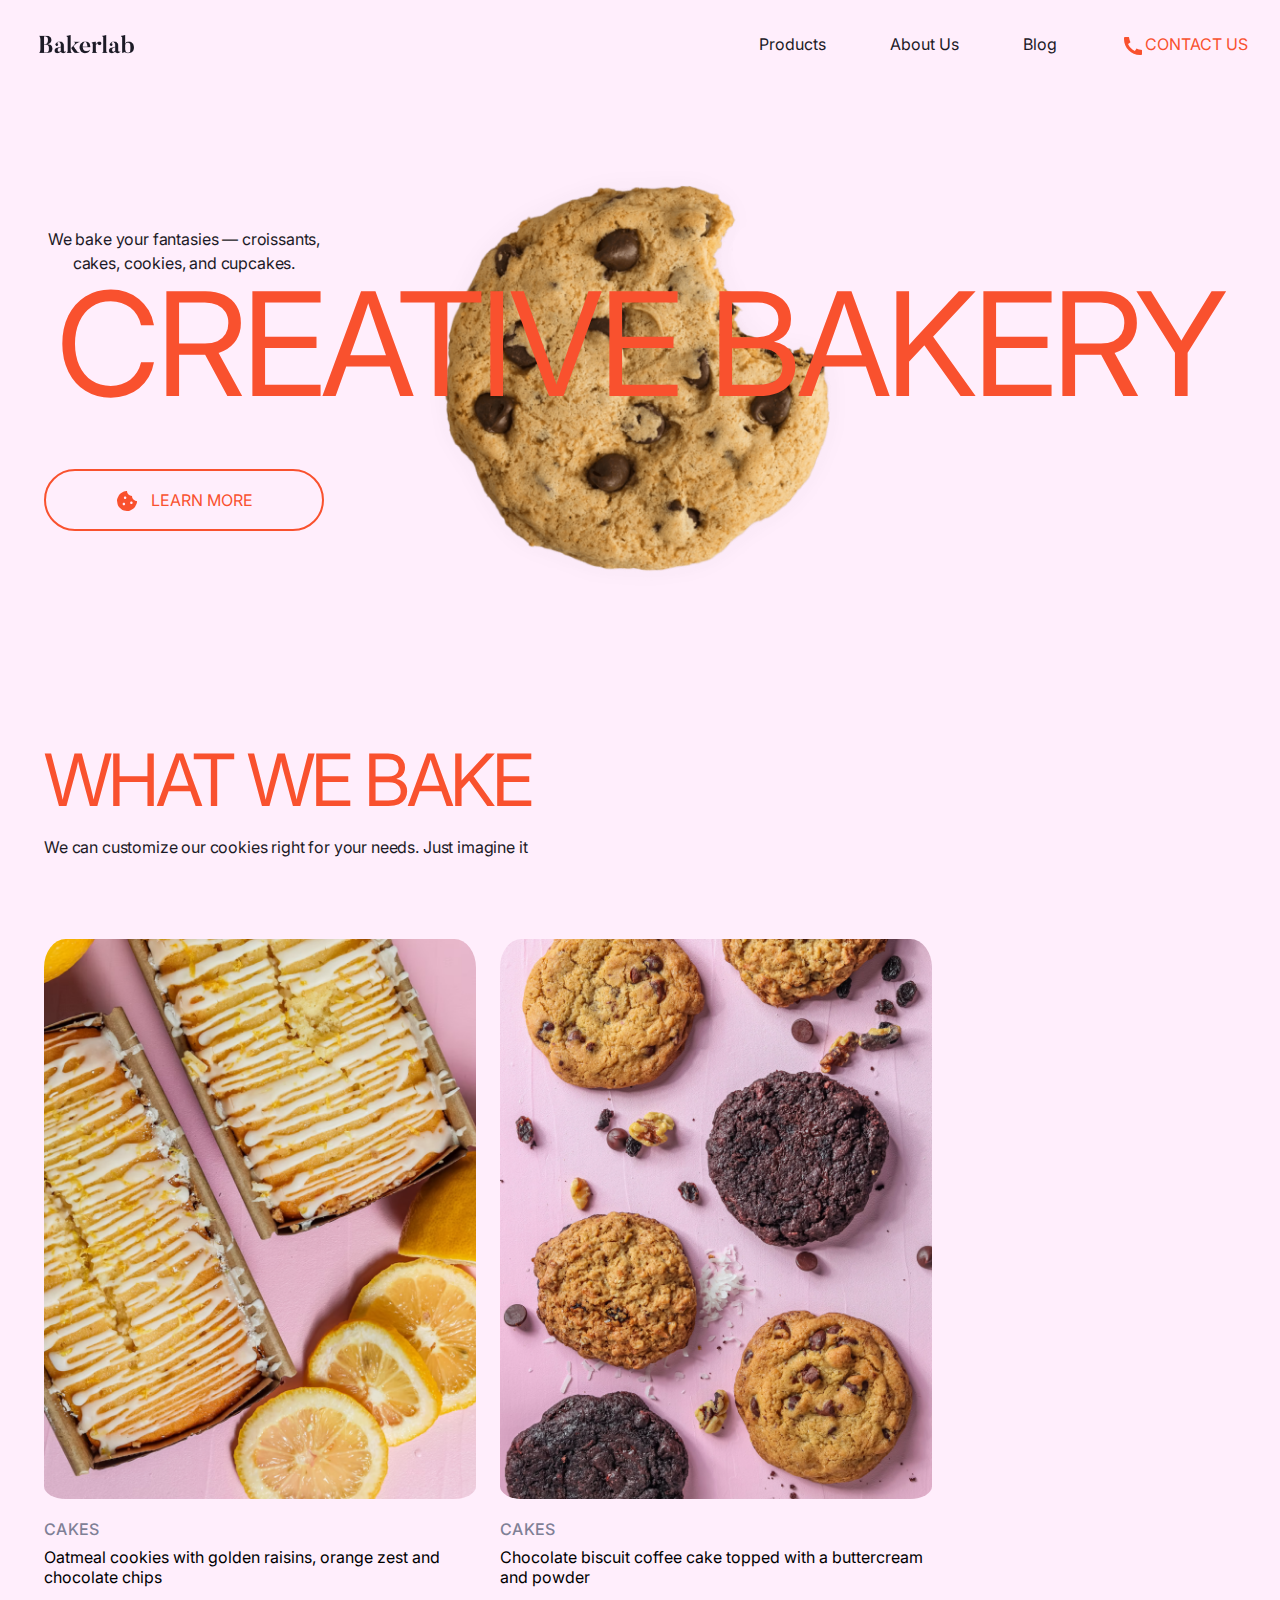
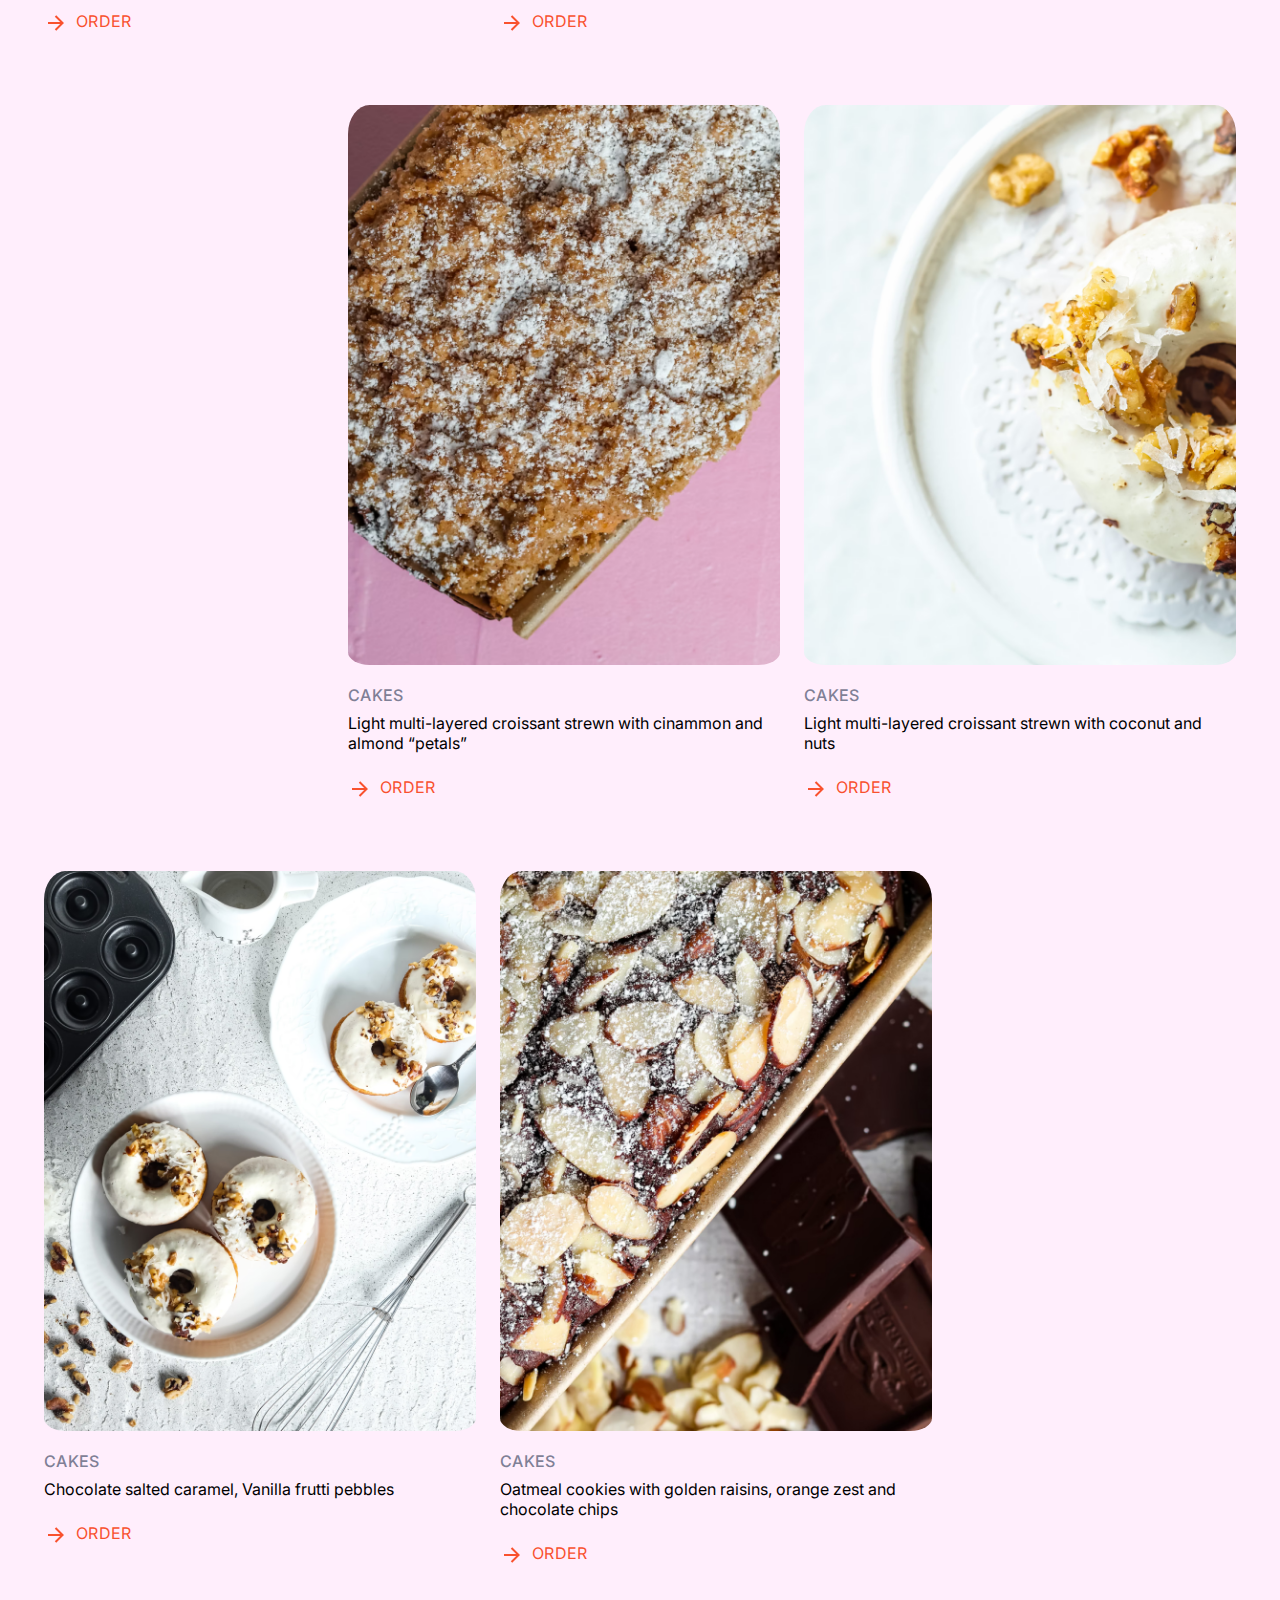
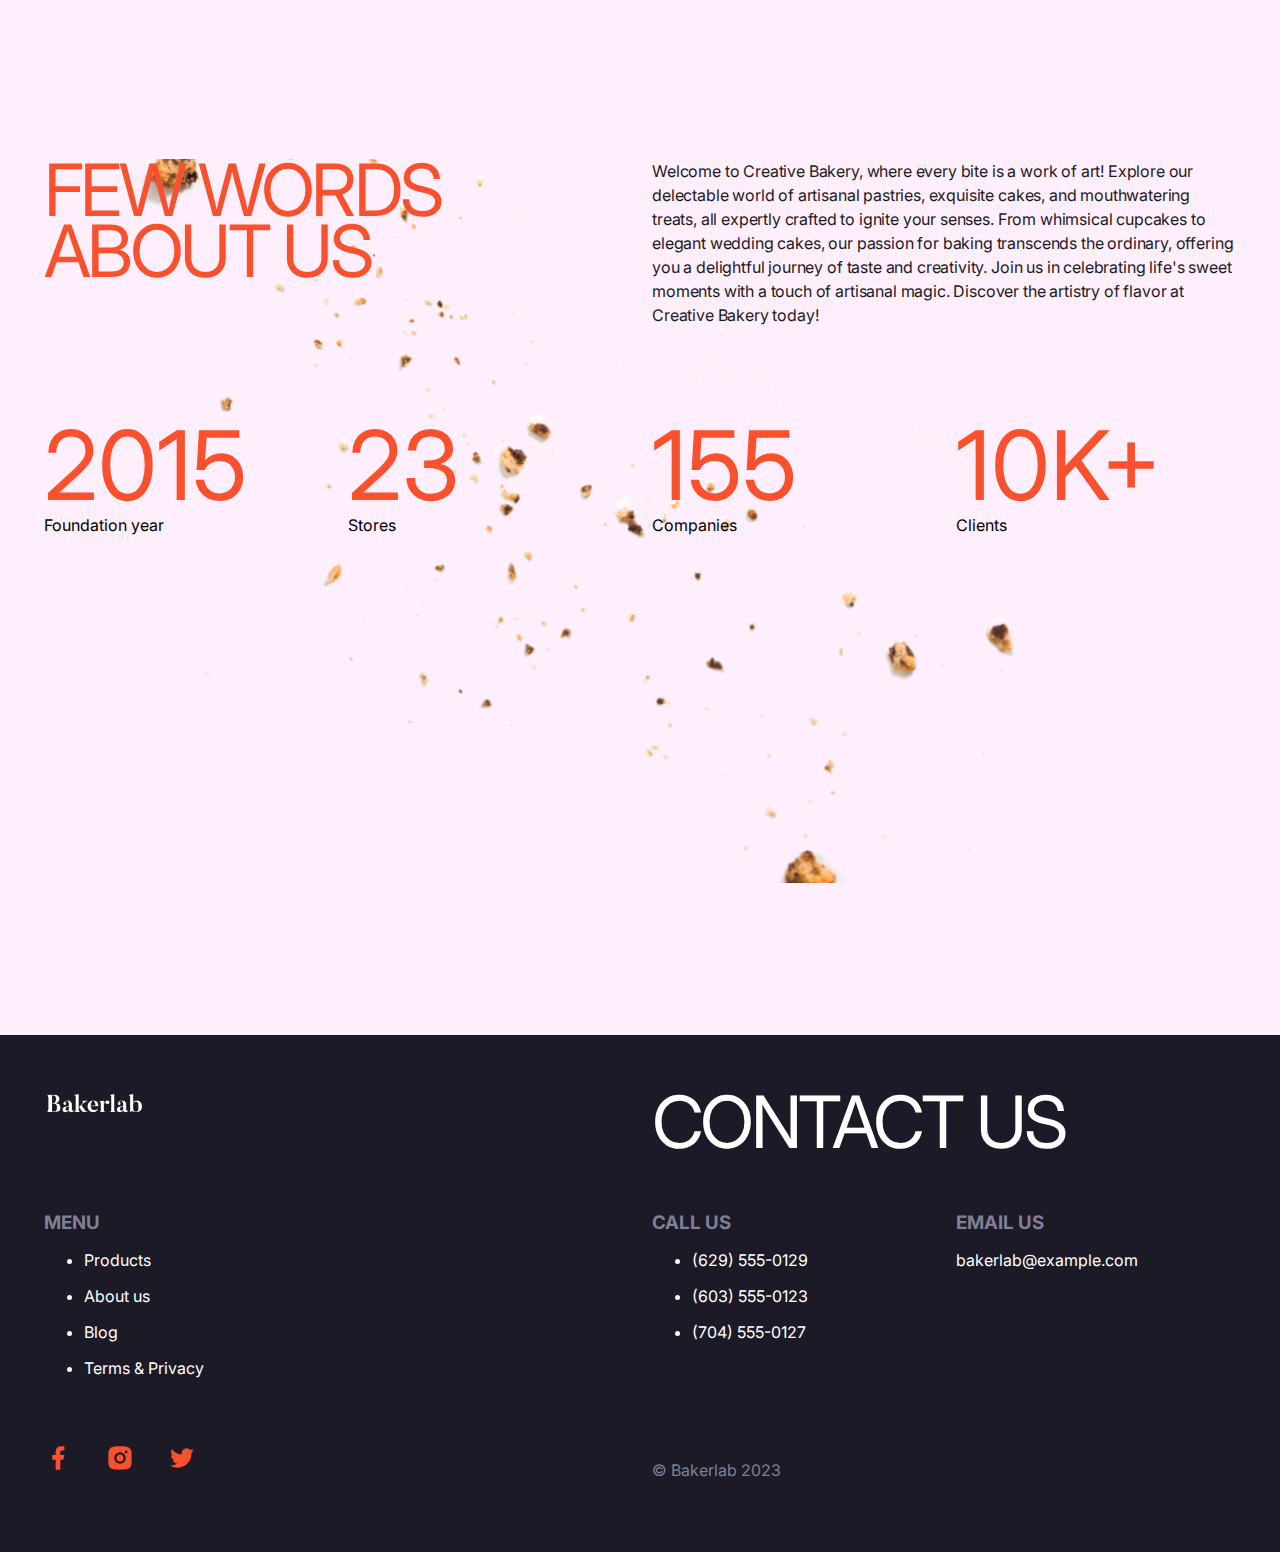
<file: index.html>
<!DOCTYPE html><html lang="en"><head><meta charset="UTF-8"><meta name="viewport" content="width=device-width, initial-scale=1.0"><title>Creative Bakery</title><link rel="shortcut icon" href="Icon-cookie.f8421089.svg" type="image/x-icon"><link rel="stylesheet" href="main.ee492fa8.css"></head><body class="page"> <header class="header" id="home"> <div class="top-bar"> <a href="#home" class="top-bar__logo-link"> <img src="Bakerlab.78f2a2e8.png" alt="Bakerlab" class="top-bar__logo"> </a> <nav class="nav"> <ul class="nav__list nav__list--top-bar__list"> <li class="nav__item"> <a href="#products" class="nav__link">Products</a> </li> <li class="nav__item"> <a href="#about-us" class="nav__link">About Us</a> </li> <li class="nav__item"> <a href="#products" class="nav__link">Blog</a> </li> <li class="nav__item"> <a href="#contacts" class="nav__link nav__link--phone-us">Contact Us</a> </li> </ul> <a href="#menu" class="icon icon--menu"></a> </nav> </div> <div class="header__content"> <p class="header__description body-font"> We bake your fantasies — croissants, cakes, cookies, and cupcakes. </p> <h1 class="headings-h1 header__headings">Creative bakery</h1> <img src="Cookie.4980ca76.png" alt="cookie" class="header__cookie-photo"> <div class="add-info header__add-info"> <a href="#about-us" class="add-info__link"> Learn more </a> </div> </div> </header> <aside class="menu page__menu" id="menu"> <div class="top-bar"> <a href="#" class="top-bar__logo-link"> <img src="Bakerlab.78f2a2e8.png" alt="Bakerlab" class="top-bar__logo"> </a> <a href="#" class="icon icon--close"></a> </div> <div class="menu__bottom"> <nav class="nav"> <ul class="nav__list nav__list--menu__list"> <li class="nav__item"> <a href="#products" class="nav__link">Products</a> </li> <li class="nav__item"> <a href="#about-us" class="nav__link">About Us</a> </li> <li class="nav__item"> <a href="#products" class="nav__link">Blog</a> </li> <li class="nav__item"> <a href="#contacts" class="nav__link nav__link--phone-us">Contact Us</a> </li> </ul> </nav> </div> </aside> <main class="page__main main"> <div class="container"> <section class="what-we-bake" id="products"> <h2 class="headings-h2">What we bake</h2> <p class="body-font what-we-bake__description">We can customize our cookies right for your needs. Just imagine it</p> <div class="what-we-bake__product-card"> <div class="product-card what-we-bake__products-width what-we-bake__products-width--left"> <a href="#" class="product-card__link"> <img src="photo-product-01.e96d8f8c.png" alt="Cakes" class="product-card__photo"> </a> <p class="product-card__title">Cakes</p> <p class="product-card__description"> Oatmeal cookies with golden raisins, orange zest and chocolate chips </p> <a href="#contacts" class="product-card__order">Order</a> </div> <div class="product-card what-we-bake__products-width what-we-bake__products-width--left"> <a href="#" class="product-card__link"> <img src="photo-product-02.aaed74f0.png" alt="Cakes" class="product-card__photo"> </a> <p class="product-card__title">Cakes</p> <p class="product-card__description"> Chocolate biscuit coffee cake topped with a buttercream and powder </p> <a href="#contacts" class="product-card__order">Order</a> </div> <div class="product-card what-we-bake__products-width what-we-bake__products-width--right"> <a href="#" class="product-card__link"> <img src="photo-product-03.28fe9164.png" alt="Cakes" class="product-card__photo"> </a> <p class="product-card__title">Cakes</p> <p class="product-card__description"> Light multi-layered croissant strewn with cinammon and almond “petals” </p> <a href="#" class="product-card__order">Order</a> </div> <div class="product-card what-we-bake__products-width what-we-bake__products-width--right"> <a href="#" class="product-card__link"> <img src="photo-product-04.c322f966.png" alt="Cakes" class="product-card__photo"> </a> <p class="product-card__title">Cakes</p> <p class="product-card__description"> Light multi-layered croissant strewn with coconut and nuts </p> <a href="#contacts" class="product-card__order">Order</a> </div> <div class="product-card what-we-bake__products-width what-we-bake__products-width--left"> <a href="#" class="product-card__link"> <img src="photo-product-05.4f828f5c.png" alt="Cakes" class="product-card__photo"> </a> <p class="product-card__title">Cakes</p> <p class="product-card__description"> Chocolate salted caramel, Vanilla frutti pebbles </p> <a href="#contacts" class="product-card__order">Order</a> </div> <div class="product-card what-we-bake__products-width what-we-bake__products-width--left"> <a href="#" class="product-card__link"> <img src="photo-product-06.216d8296.jpg" alt="Cakes" class="product-card__photo"> </a> <p class="product-card__title">Cakes</p> <p class="product-card__description"> Oatmeal cookies with golden raisins, orange zest and chocolate chips </p> <a href="#contacts" class="product-card__order">Order</a> </div> </div> </section> <section class="about-us" id="about-us"> <h2 class="headings-h2 about-us__title">Few words About us</h2> <p class="body-font about-us__description"> Welcome to Creative Bakery, where every bite is a work of art! Explore our delectable world of artisanal pastries, exquisite cakes, and mouthwatering treats, all expertly crafted to ignite your senses. From whimsical cupcakes to elegant wedding cakes, our passion for baking transcends the ordinary, offering you a delightful journey of taste and creativity. Join us in celebrating life's sweet moments with a touch of artisanal magic. Discover the artistry of flavor at Creative Bakery today! </p> <div class="statistics about-us__statistics"> <h3 class="statistics__title">2015</h3> <p class="statistics__description"> Foundation year </p> </div> <div class="statistics about-us__statistics"> <h3 class="statistics__title">23</h3> <p class="statistics__description"> Stores </p> </div> <div class="statistics about-us__statistics"> <h3 class="statistics__title">155</h3> <p class="statistics__description"> Companies </p> </div> <div class="statistics about-us__statistics"> <h3 class="statistics__title">10K+</h3> <p class="statistics__description"> Clients </p> </div> </section> </div> </main> <footer class="footer"> <div class="footer__content"> <a href="#home" class="footer__logo"> <img src="Bakerlab-white.2e279d2b.png" alt="Bakerlab logo" class="footer__img"> </a> <div class="footer__section footer__section--menu"> <h3 class="footer__section-title">Menu</h3> <ul class="footer__list footer__list--nav__list"> <li> <a href="#products" class="footer__link footer__link--nav__link">Products</a> </li> <li> <a href="#about-us" class="footer__link footer__link--nav__link">About us</a> </li> <li> <a href="#products" class="footer__link footer__link--nav__link">Blog</a> </li> <li> <a href="#" class="footer__link footer__link--nav__link">Terms &amp; Privacy</a> </li> </ul> </div> <h2 class="headings-h2 footer__title" id="contacts">Contact us</h2> <div class="footer__section footer__section--call"> <h3 class="footer__section-title">Call us</h3> <ul class="footer__list footer__list--nav__list"> <li> <a href="tel:(629) 555-0129" class="footer__link footer__link--nav__link"> (629) 555-0129 </a> </li> <li> <a href="tel:(603) 555-0123" class="footer__link footer__link--nav__link"> (603) 555-0123 </a> </li> <li> <a href="tel:(704) 555-0127" class="footer__link footer__link--nav__link"> (704) 555-0127 </a> </li> </ul> </div> <div class="footer__section footer__section--mail"> <h3 class="footer__section-title">Email us</h3> <a href="mailto:bakerlab@example.com" class="footer__link footer__link--nav__link"> bakerlab@example.com </a> </div> <div class="footer__social-links"> <a href="https://www.facebook.com/" class="footer__social-link" target="_blank"> <svg viewBox="0 0 24 24" xmlns="http://www.w3.org/2000/svg" class="icon icon--social"><path d="M14 13.5h2.5l1-4H14v-2c0-1.03 0-2 2-2h1.5V2.14c-.326-.043-1.557-.14-2.857-.14C11.928 2 10 3.657 10 6.7v2.8H7v4h3V22h4v-8.5z"/></svg> </a> <a href="https://www.instagram.com/" class="footer__social-link" target="_blank"> <svg viewBox="0 0 24 24" xmlns="http://www.w3.org/2000/svg" class="icon icon--social"><path d="M12 2c2.717 0 3.056.01 4.122.06 1.065.05 1.79.217 2.428.465.66.254 1.216.598 1.772 1.153.509.5.902 1.105 1.153 1.772.247.637.415 1.363.465 2.428.047 1.066.06 1.405.06 4.122 0 2.717-.01 3.056-.06 4.122-.05 1.065-.218 1.79-.465 2.428a4.883 4.883 0 01-1.153 1.772c-.5.508-1.105.902-1.772 1.153-.637.247-1.363.415-2.428.465-1.066.047-1.405.06-4.122.06-2.717 0-3.056-.01-4.122-.06-1.065-.05-1.79-.218-2.428-.465a4.89 4.89 0 01-1.772-1.153 4.904 4.904 0 01-1.153-1.772c-.248-.637-.415-1.363-.465-2.428C2.013 15.056 2 14.717 2 12c0-2.717.01-3.056.06-4.122.05-1.066.217-1.79.465-2.428a4.88 4.88 0 011.153-1.772A4.897 4.897 0 015.45 2.525c.638-.248 1.362-.415 2.428-.465C8.944 2.013 9.283 2 12 2zm0 5a5 5 0 100 10 5 5 0 000-10zm6.5-.25a1.25 1.25 0 10-2.5 0 1.25 1.25 0 002.5 0zM12 9a3 3 0 110 6 3 3 0 010-6z"/></svg> </a> <a href="https://twitter.com/" class="footer__social-link" target="_blank"> <svg viewBox="0 0 24 24" xmlns="http://www.w3.org/2000/svg" class="icon icon--social"><path d="M22.162 5.656a8.384 8.384 0 01-2.402.658A4.196 4.196 0 0021.6 4c-.82.488-1.719.83-2.656 1.015a4.182 4.182 0 00-7.126 3.814 11.874 11.874 0 01-8.62-4.37 4.168 4.168 0 00-.566 2.103c0 1.45.738 2.73 1.86 3.48a4.168 4.168 0 01-1.894-.522v.052a4.185 4.185 0 003.355 4.1 4.208 4.208 0 01-1.89.073A4.185 4.185 0 007.97 16.65a8.393 8.393 0 01-6.191 1.732 11.83 11.83 0 006.41 1.88c7.693 0 11.9-6.373 11.9-11.9 0-.18-.005-.362-.013-.54a8.495 8.495 0 002.087-2.165l-.001-.001z"/></svg> </a> </div> <p class="footer__copyright">&copy; Bakerlab 2023</p> </div> </footer> <script type="text/javascript" src="main.b2b0b56a.js"></script> </body></html>
</file>
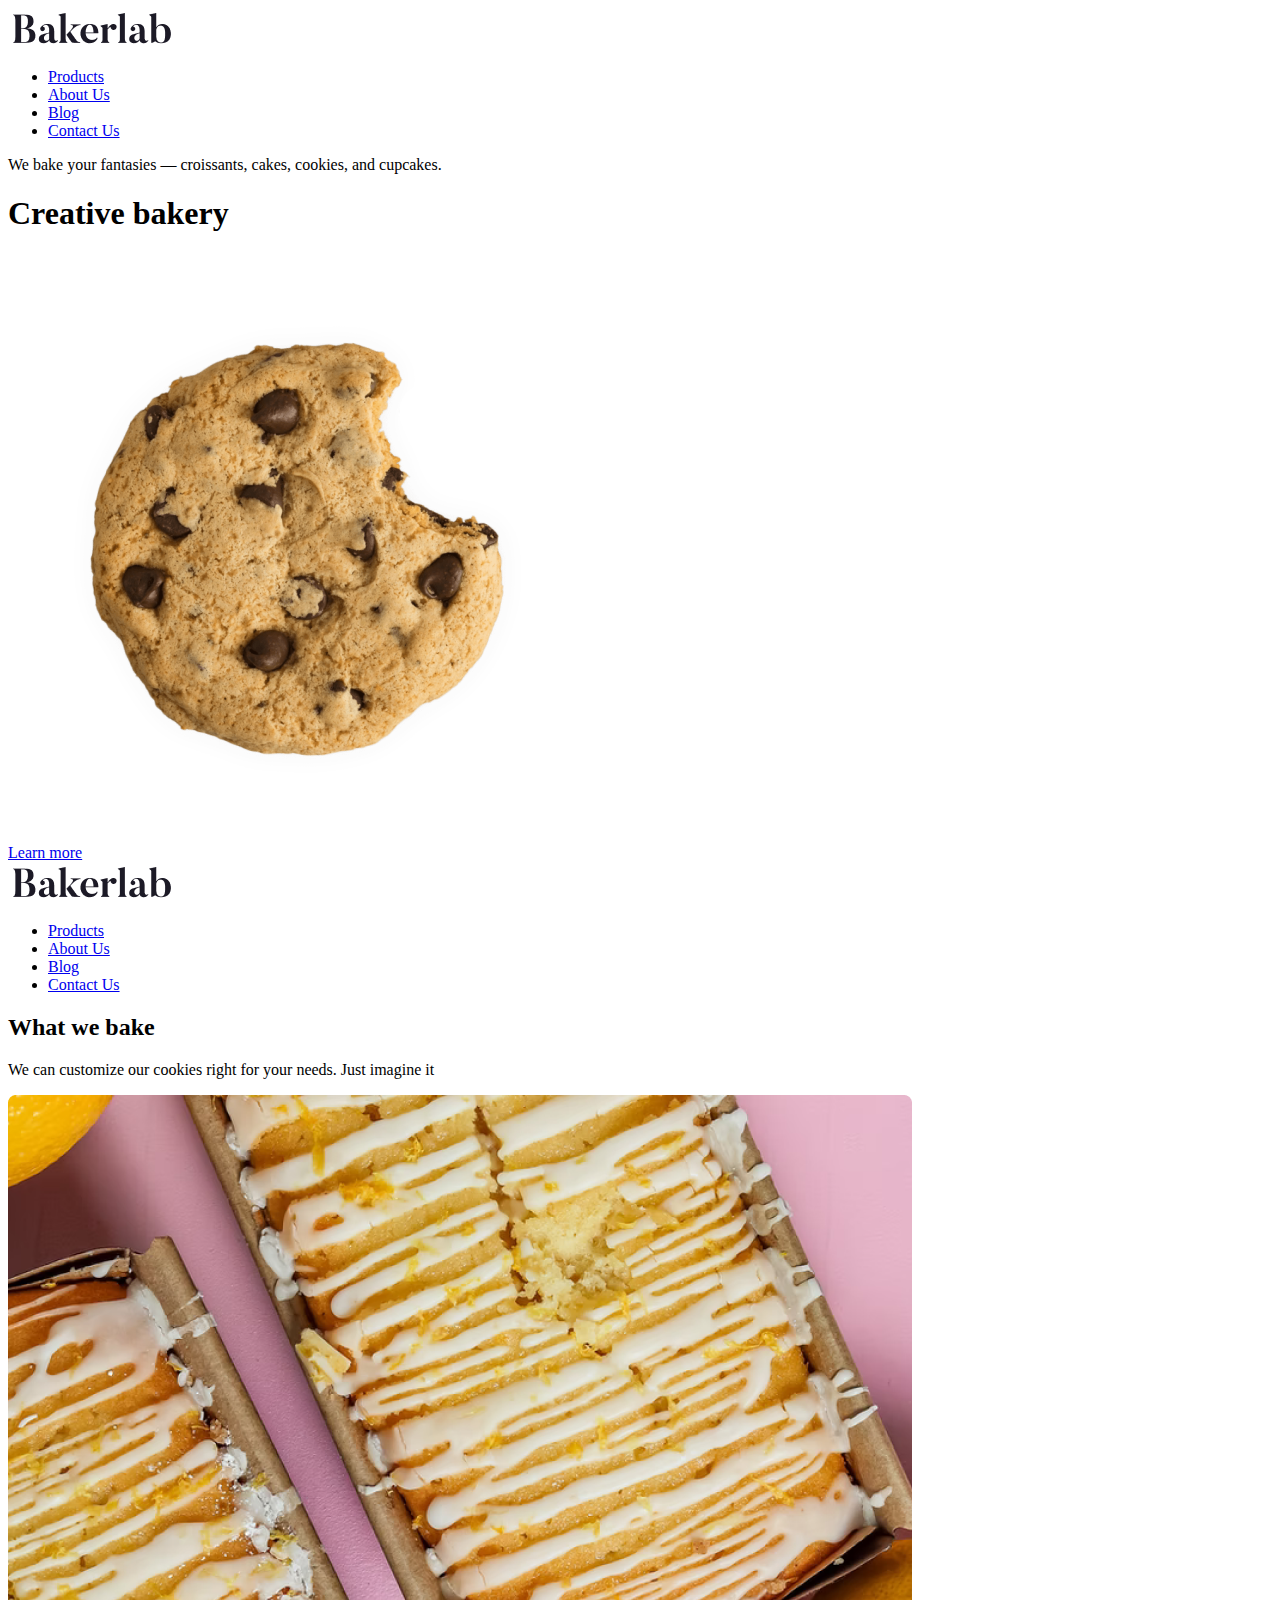
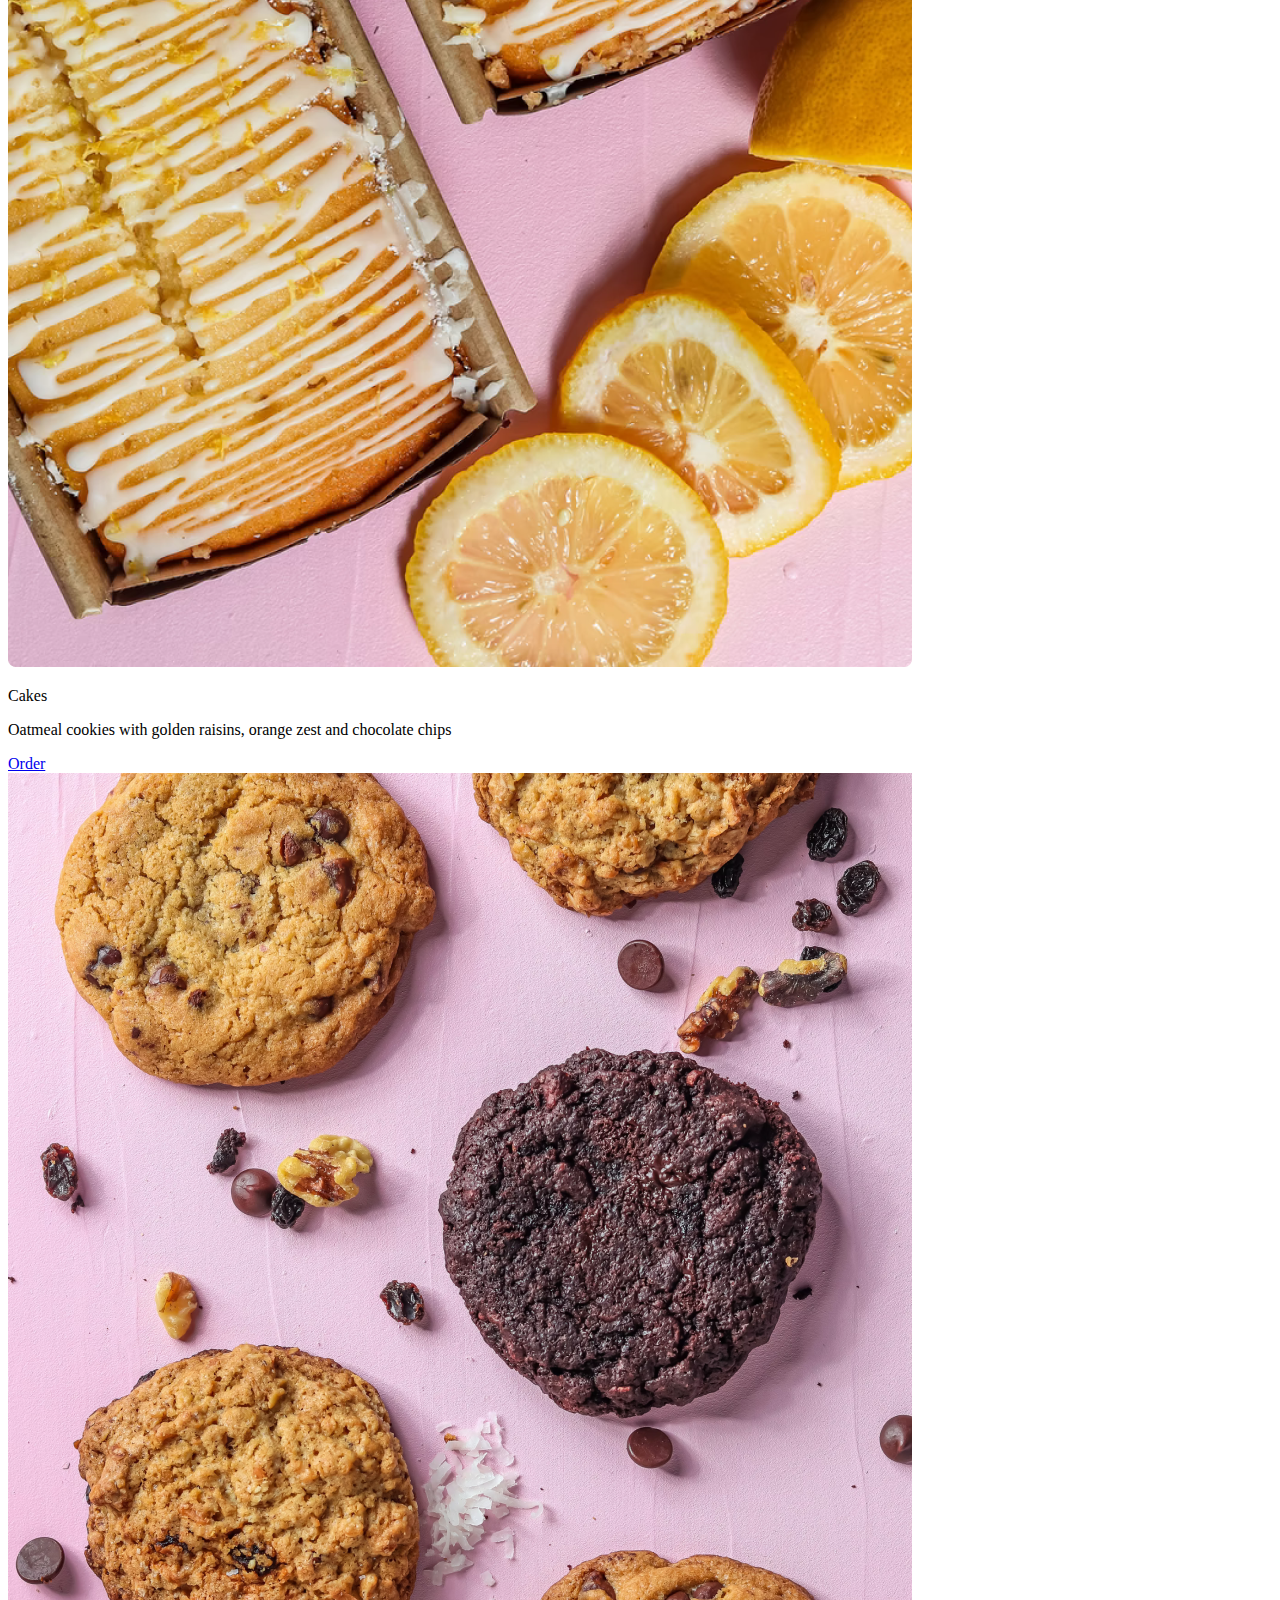
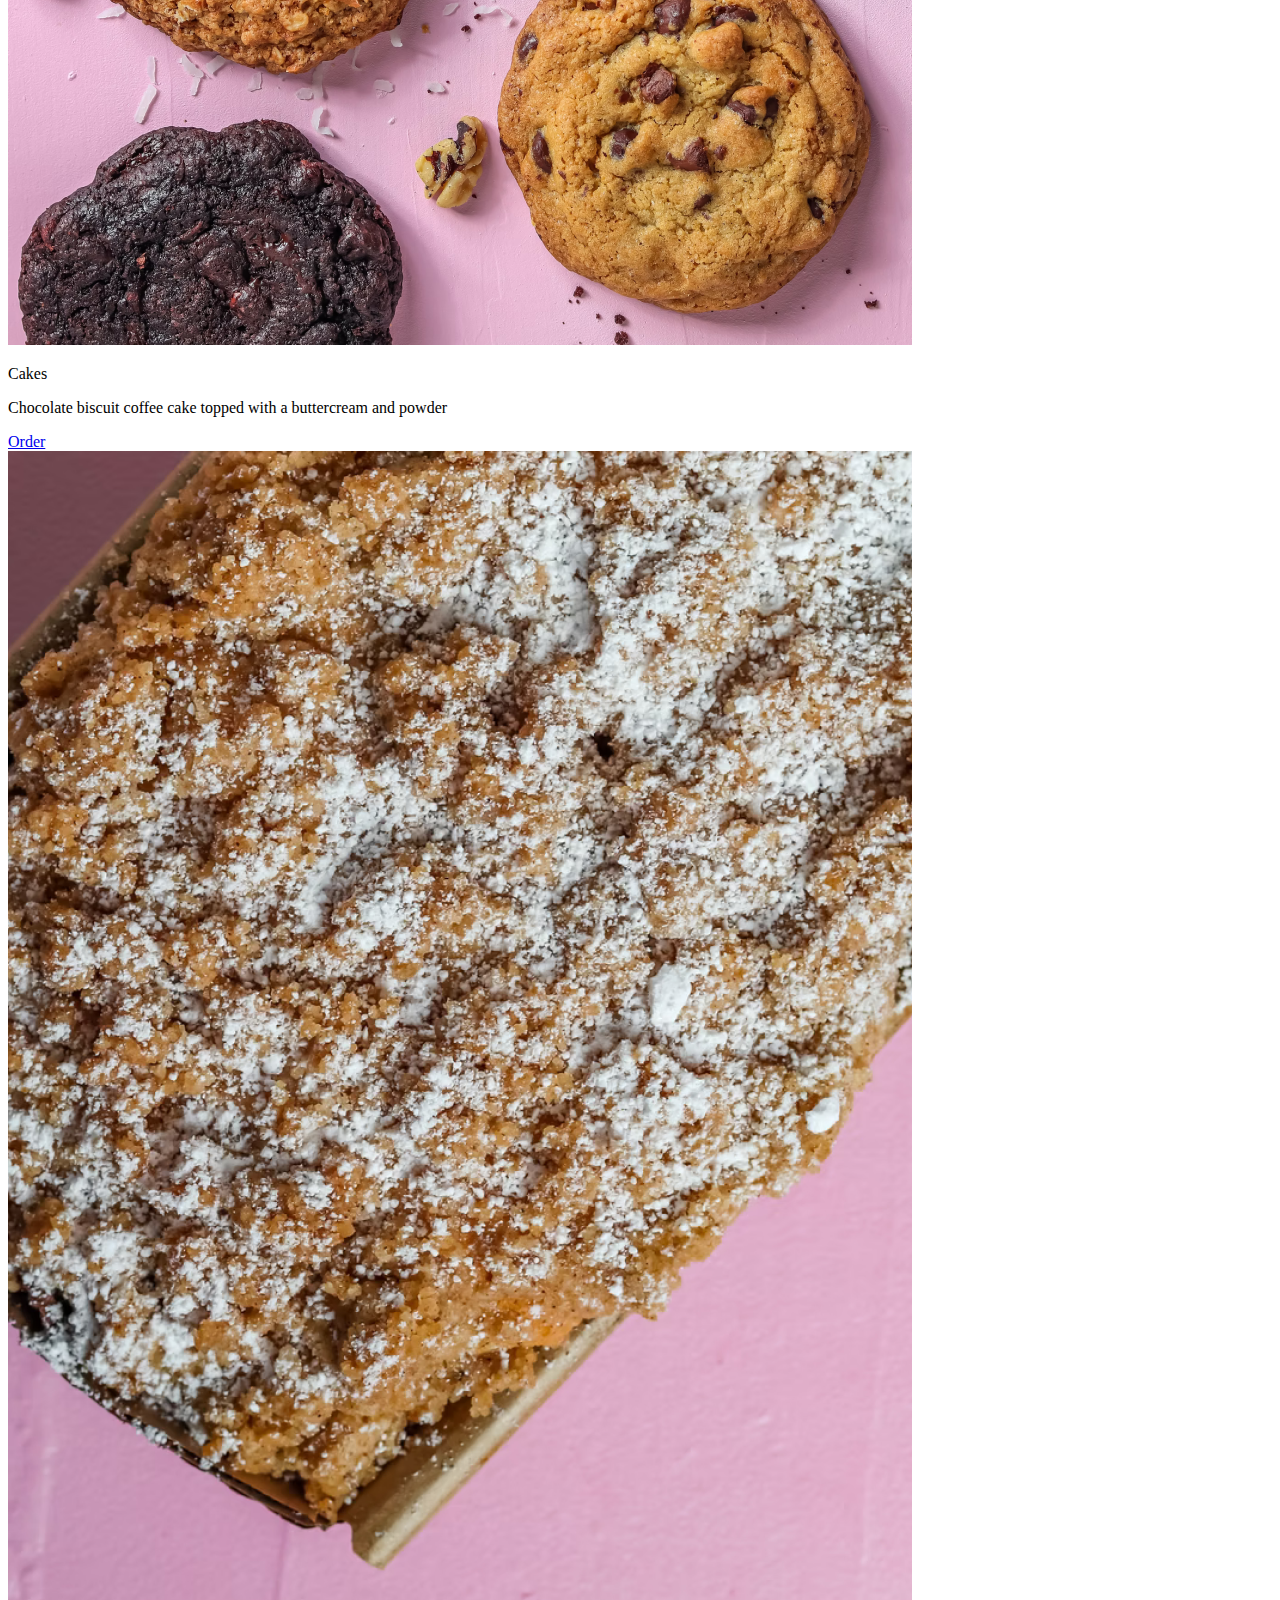
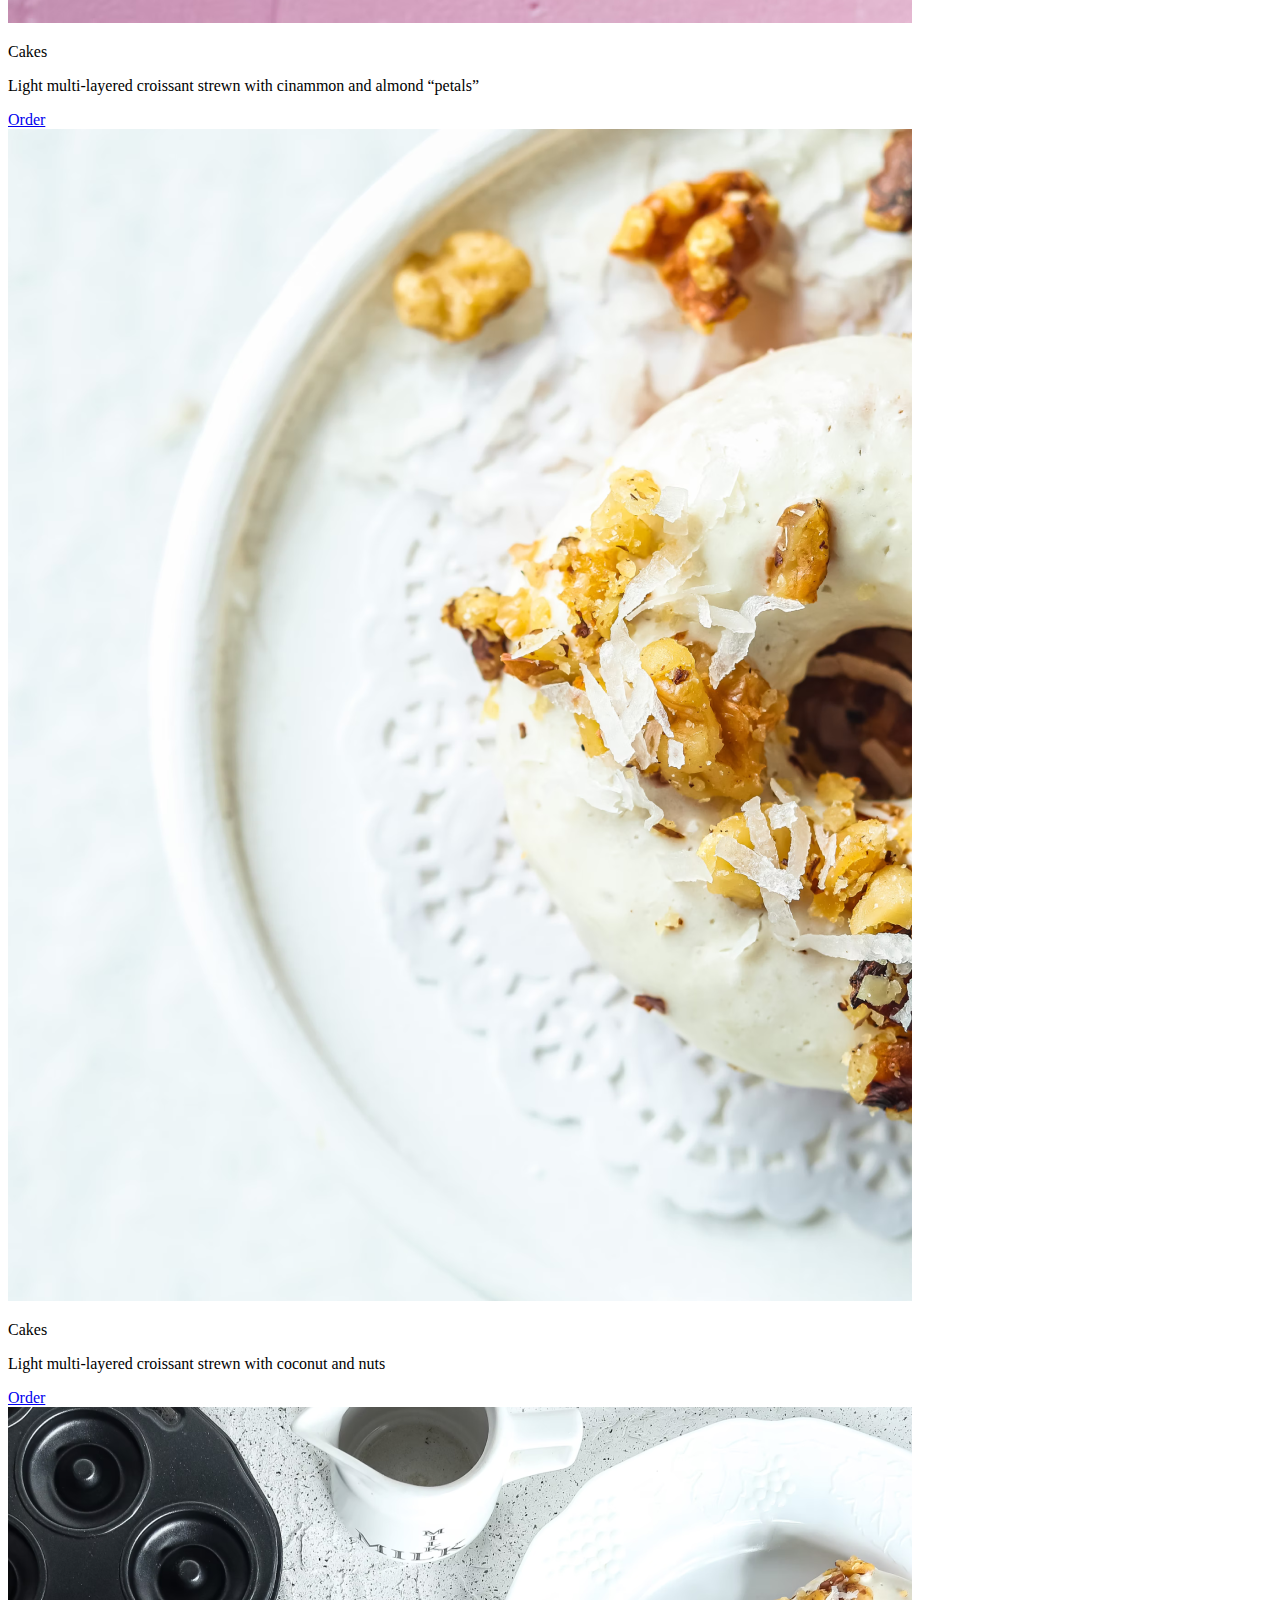
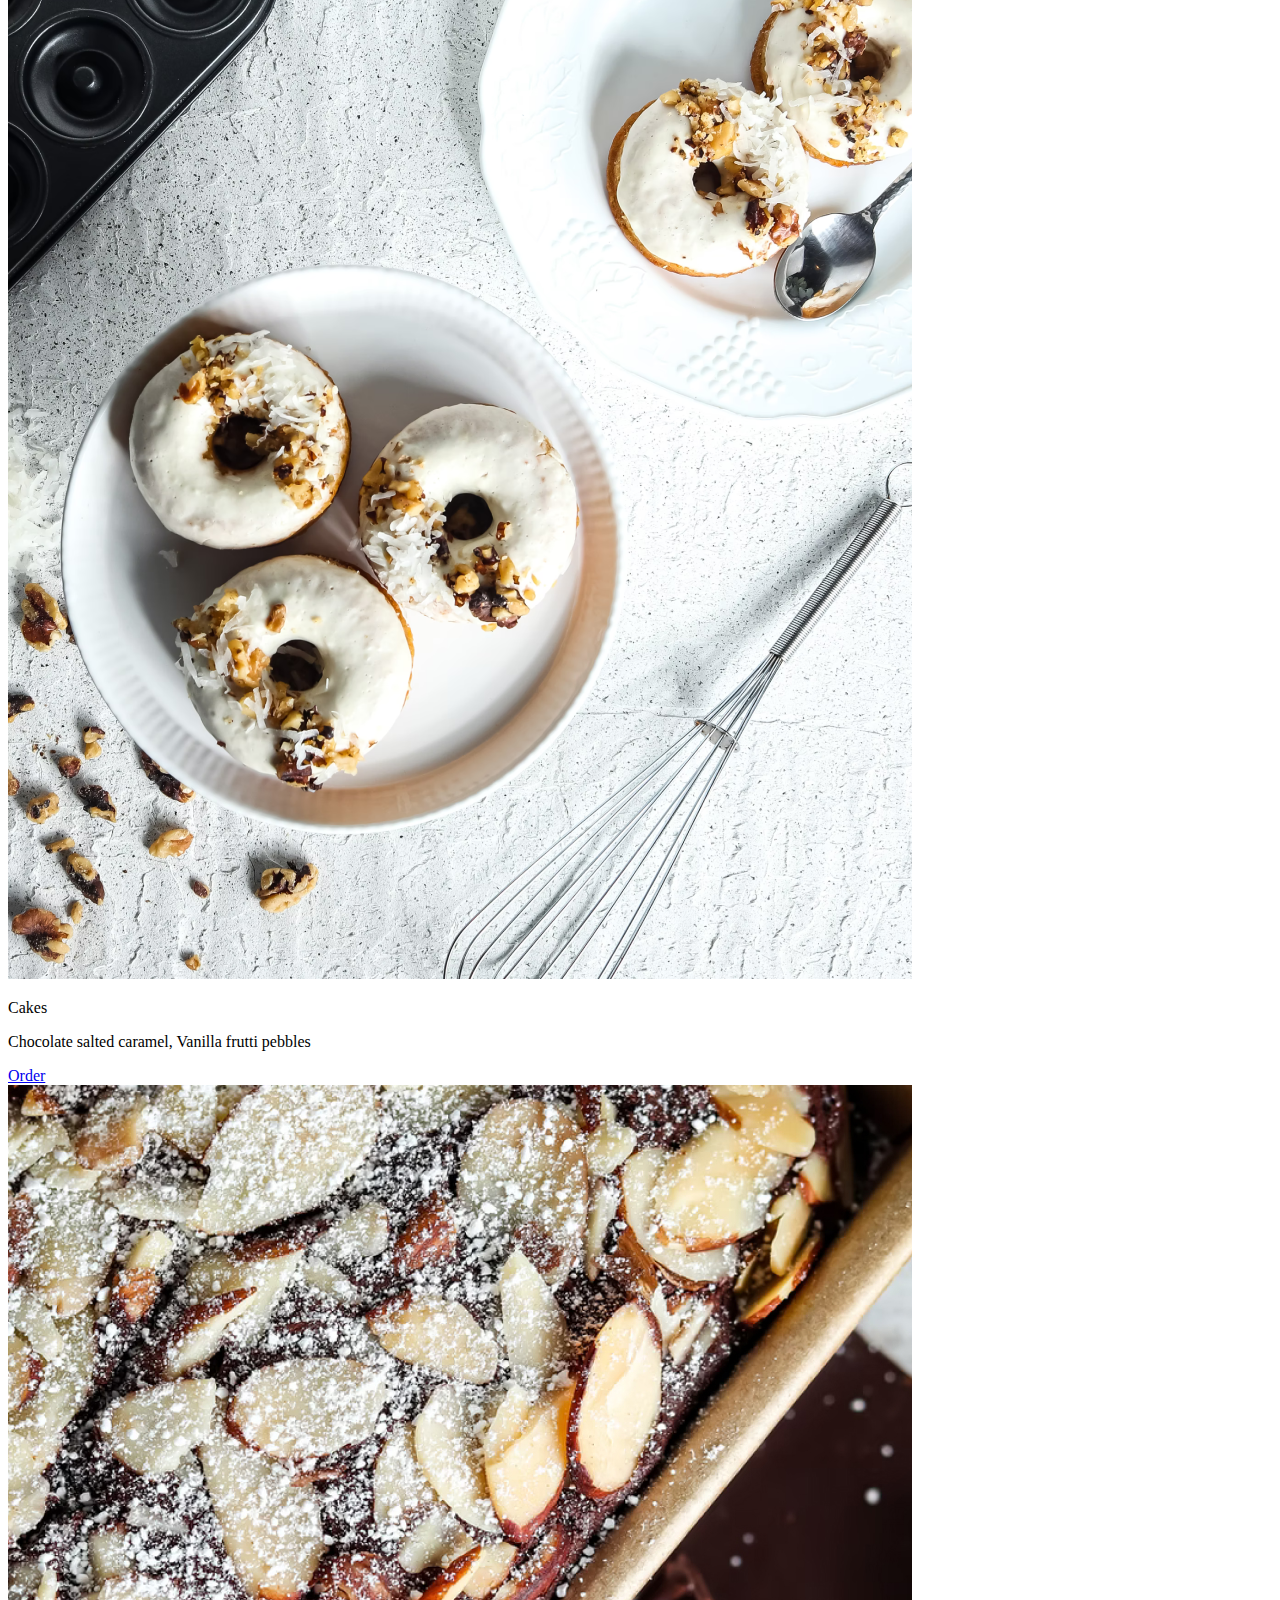
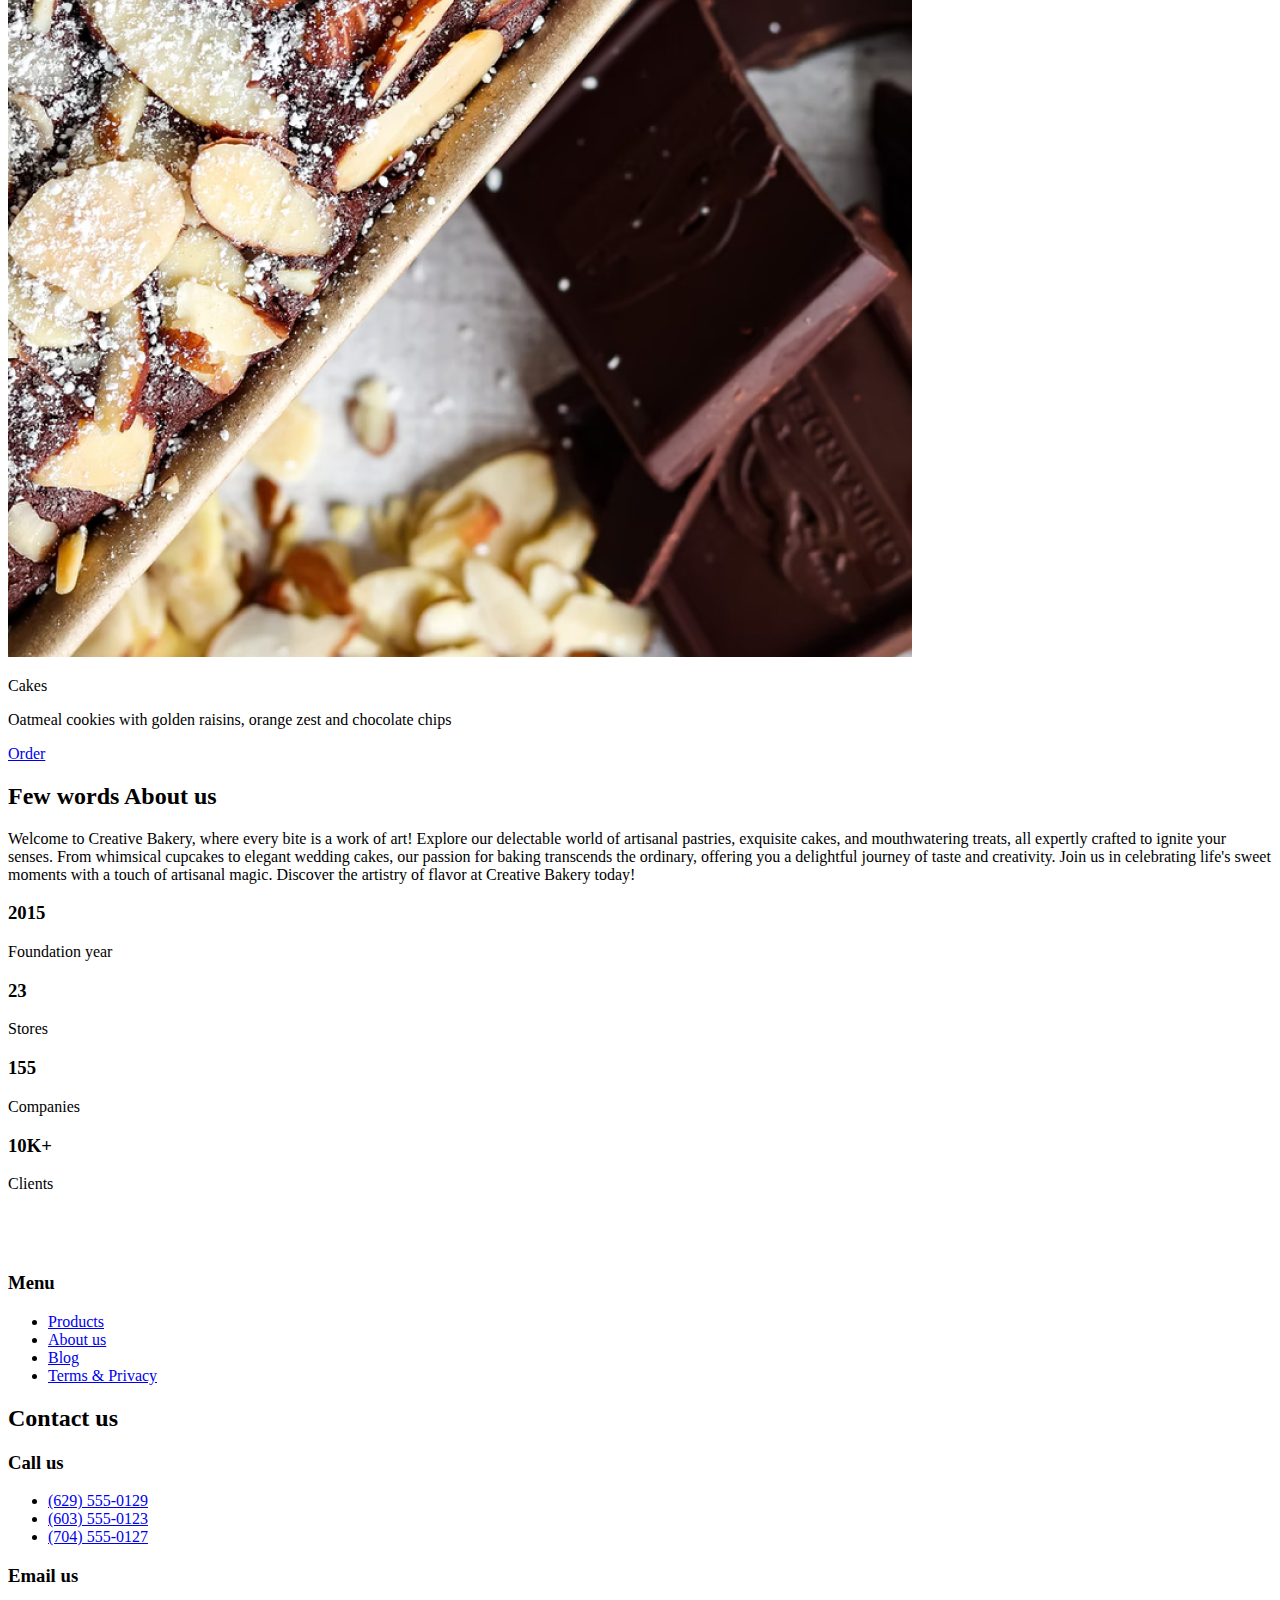
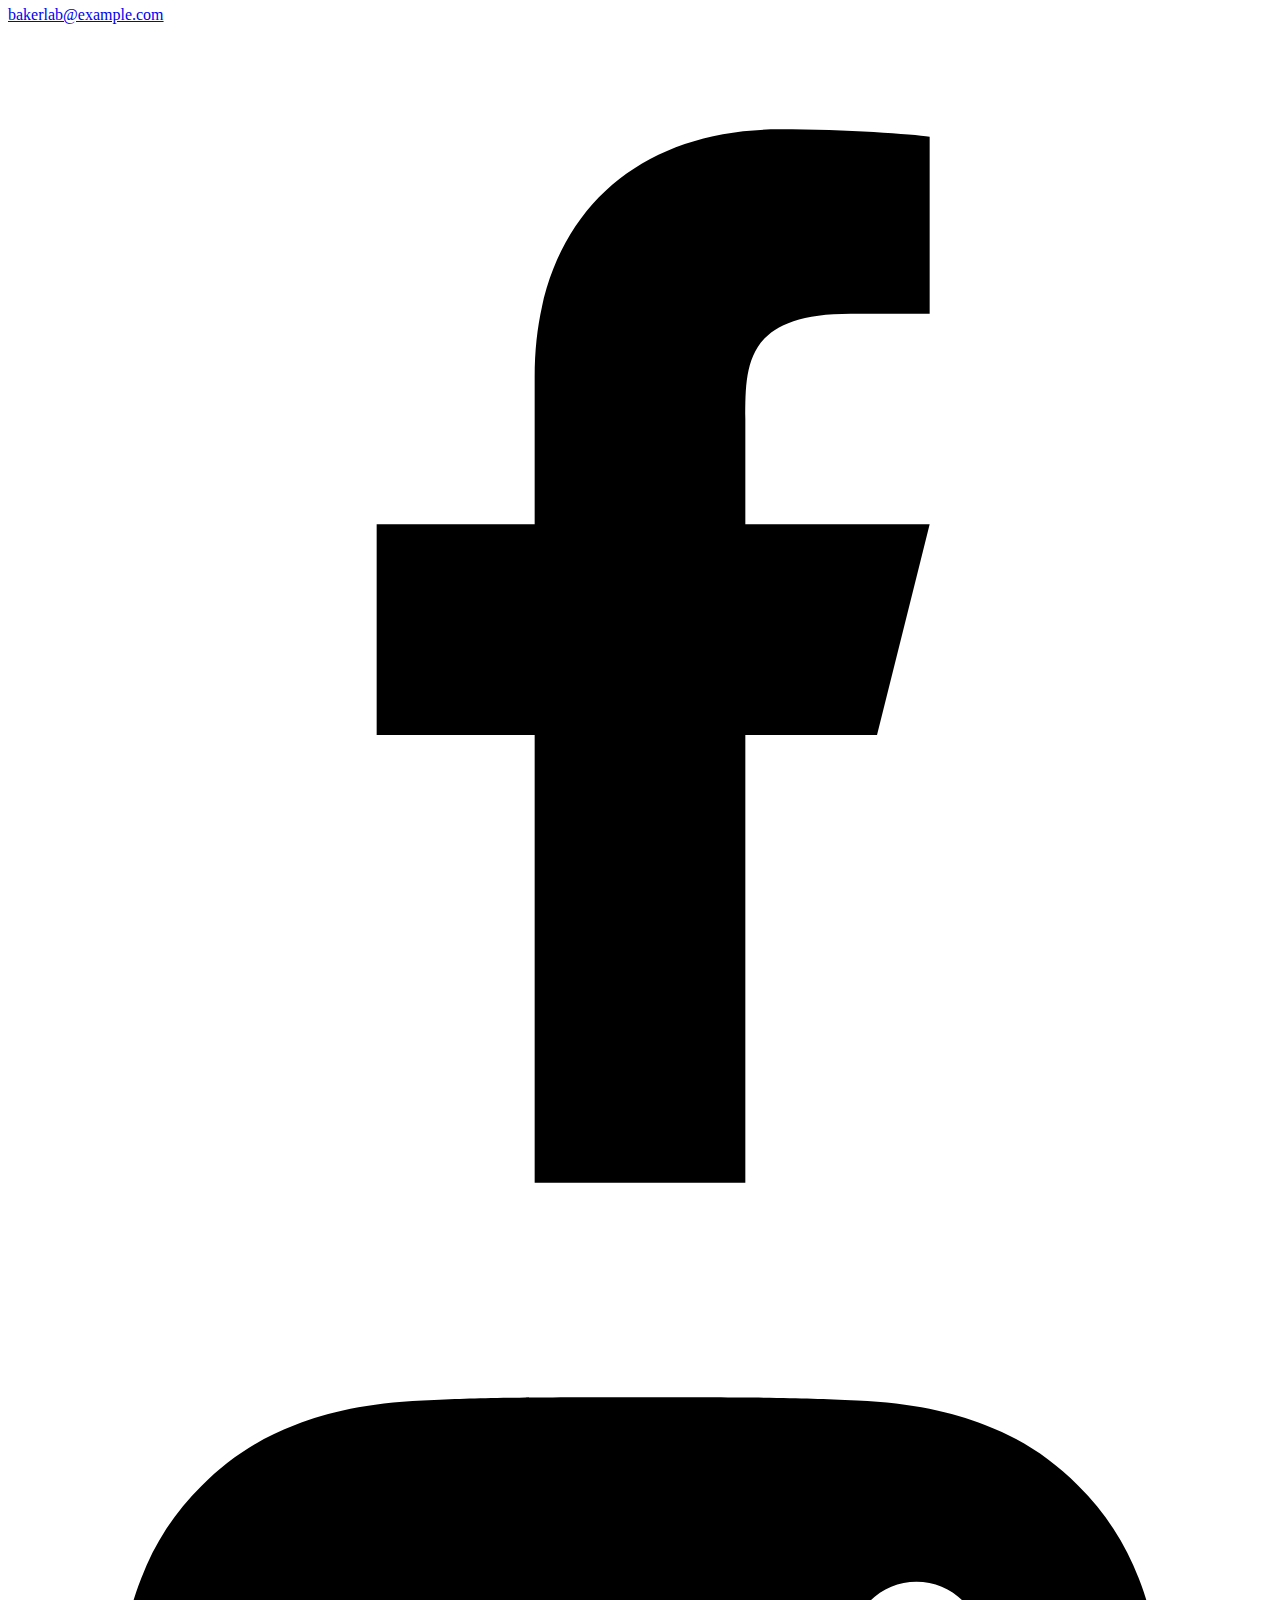
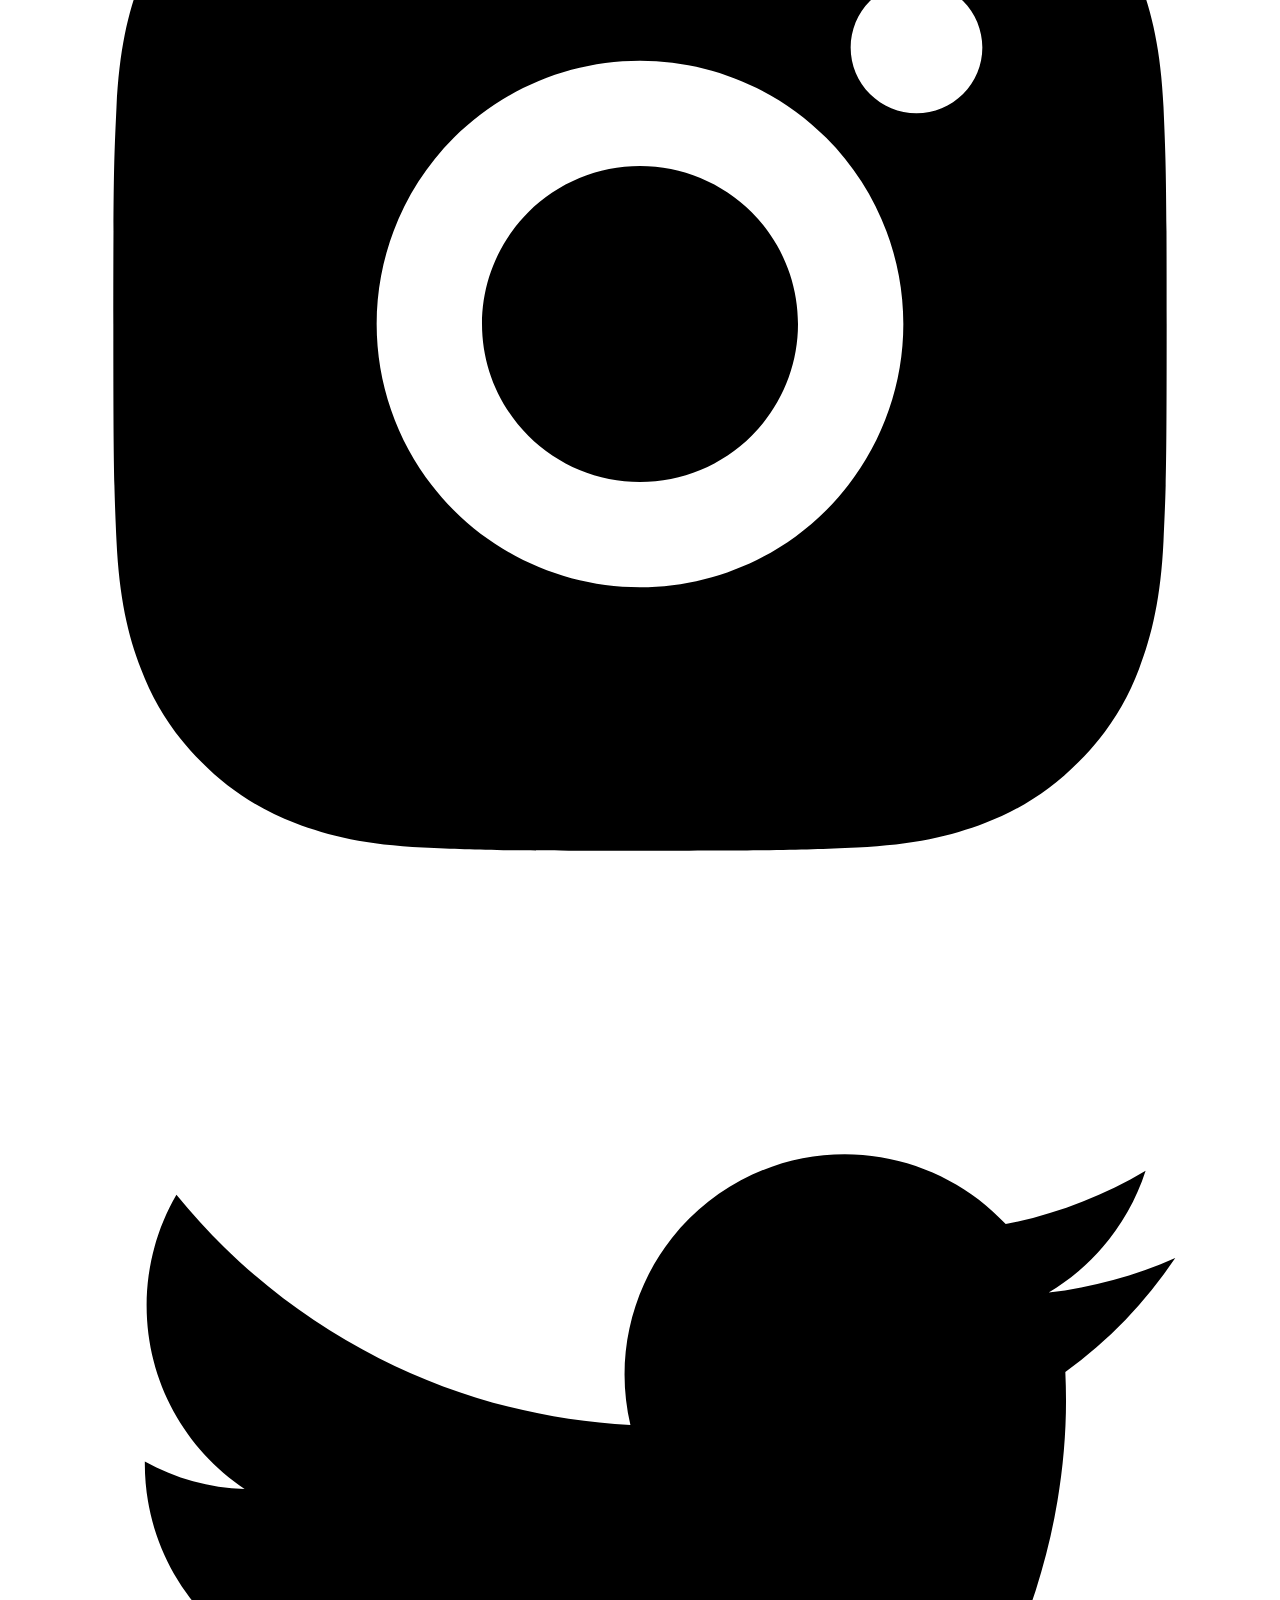
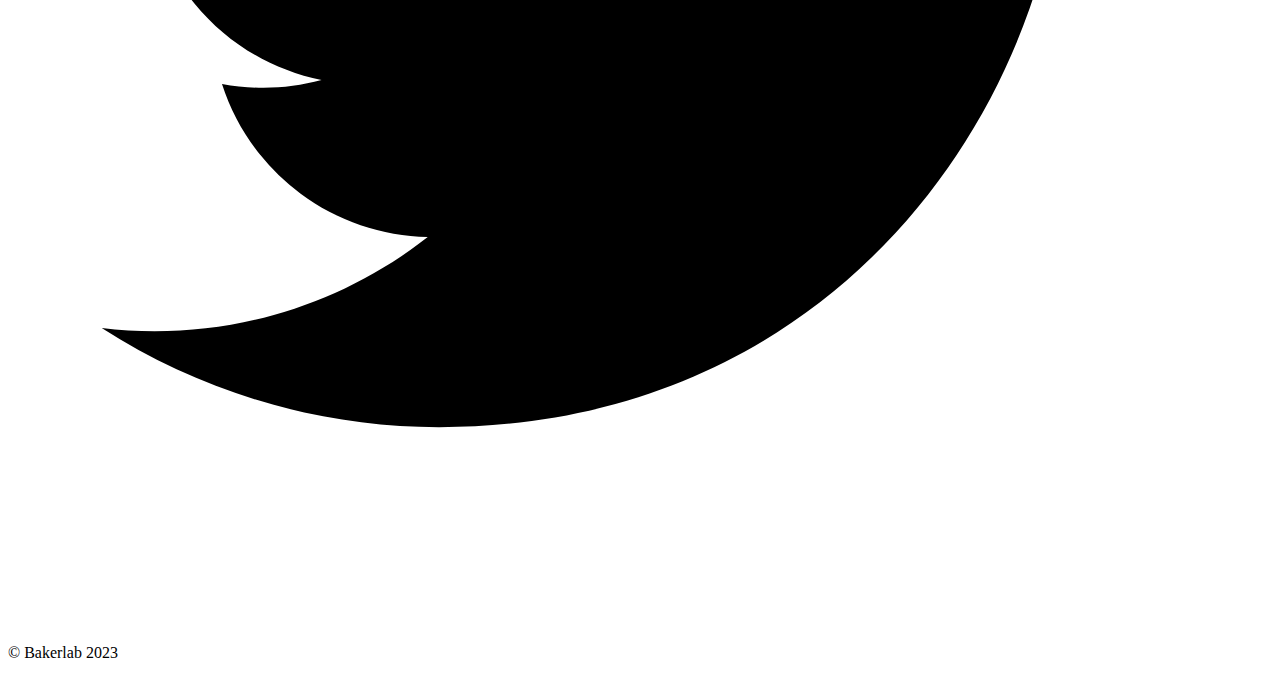
<file: src/index.html>
<!DOCTYPE html>
<html lang="en">
  <head>
    <meta charset="UTF-8">
    <meta name="viewport" content="width=device-width, initial-scale=1.0">
    <title>Creative Bakery</title>
    <link
      rel="shortcut icon"
      href="images/icons/Icon-cookie.svg"
      type="image/x-icon"
    >
    <link rel="stylesheet" href="styles/main.scss">
  </head>

  <body class="page">
    <header class="header" id="home">
      <div class="top-bar">
        <a href="#home" class="top-bar__logo-link">
          <img
            src="./images/Bakerlab.png"
            alt="Bakerlab"
            class="top-bar__logo"
          >
        </a>

        <nav class="nav">
          <ul class="nav__list nav__list--top-bar__list">
            <li class="nav__item">
              <a href="#products" class="nav__link">Products</a>
            </li>

            <li class="nav__item">
              <a href="#about-us" class="nav__link">About Us</a>
            </li>

            <li class="nav__item">
              <a href="#products" class="nav__link">Blog</a>
            </li>

            <li class="nav__item">
              <a href="#contacts" class="nav__link nav__link--phone-us">Contact Us</a>
            </li>
          </ul>
          <a href="#menu" class="icon icon--menu"></a>
        </nav>
      </div>

      <div class="header__content">
        <p class="header__description body-font">
          We bake your fantasies — croissants, cakes, cookies, and cupcakes.
        </p>
        <h1 class="headings-h1 header__headings">Creative bakery</h1>

        <img
          src="./images/Cookie.png"
          alt="cookie"
          class="header__cookie-photo"
        >

        <div class="add-info header__add-info">
          <a href="#about-us" class="add-info__link">
            Learn more
          </a>
        </div>
      </div>
    </header>

    <aside class="menu page__menu" id="menu">
      <div class="top-bar">
        <a href="#" class="top-bar__logo-link">
          <img
            src="./images/Bakerlab.png"
            alt="Bakerlab"
            class="top-bar__logo"
          >
        </a>

        <a href="#" class="icon icon--close"></a>
      </div>

      <div class="menu__bottom">
        <nav class="nav">
          <ul class="nav__list nav__list--menu__list">
            <li class="nav__item">
              <a href="#products" class="nav__link">Products</a>
            </li>

            <li class="nav__item">
              <a href="#about-us" class="nav__link">About Us</a>
            </li>

            <li class="nav__item">
              <a href="#products" class="nav__link">Blog</a>
            </li>

            <li class="nav__item">
              <a href="#contacts" class="nav__link nav__link--phone-us">Contact Us</a>
            </li>
          </ul>
        </nav>
      </div>
    </aside>

    <main class="page__main main">
      <div class="container">
        <section class="what-we-bake" id="products">
          <h2 class="headings-h2">What we bake</h2>

          <p class="body-font what-we-bake__description">We can customize our cookies right for your needs. Just imagine it</p>

          <div class="what-we-bake__product-card">
            <div class="product-card what-we-bake__products-width what-we-bake__products-width--left">
              <a href="#" class="product-card__link">
                <img
                  src="./images/product-card/photo-product-01.png"
                  alt="Cakes"
                  class="product-card__photo"
                >
              </a>

              <p class="product-card__title">Cakes</p>

              <p class="product-card__description">
                Oatmeal cookies with golden raisins, orange zest and chocolate chips
              </p>

              <a href="#contacts" class="product-card__order">Order</a>

            </div>

            <div class="product-card what-we-bake__products-width what-we-bake__products-width--left">
              <a href="#" class="product-card__link">
                <img
                  src="./images/product-card/photo-product-02.png"
                  alt="Cakes"
                  class="product-card__photo"
                >
              </a>

              <p class="product-card__title">Cakes</p>

              <p class="product-card__description">
                Chocolate biscuit coffee cake topped with a buttercream and powder
              </p>

              <a href="#contacts" class="product-card__order">Order</a>
            </div>

            <div class="product-card what-we-bake__products-width what-we-bake__products-width--right">
              <a href="#" class="product-card__link">
                <img
                  src="./images/product-card/photo-product-03.png"
                  alt="Cakes"
                  class="product-card__photo"
                >
              </a>

              <p class="product-card__title">Cakes</p>

              <p class="product-card__description">
                Light multi-layered croissant strewn with cinammon and almond “petals”
              </p>

              <a href="#" class="product-card__order">Order</a>
            </div>

            <div class="product-card what-we-bake__products-width what-we-bake__products-width--right">
              <a href="#" class="product-card__link">
                <img
                  src="./images/product-card/photo-product-04.png"
                  alt="Cakes"
                  class="product-card__photo"
                >
              </a>

              <p class="product-card__title">Cakes</p>

              <p class="product-card__description">
                Light multi-layered croissant strewn with coconut and nuts
              </p>

              <a href="#contacts" class="product-card__order">Order</a>
            </div>

            <div class="product-card what-we-bake__products-width what-we-bake__products-width--left">
              <a href="#" class="product-card__link">
                <img
                  src="./images/product-card/photo-product-05.png"
                  alt="Cakes"
                  class="product-card__photo"
                >
              </a>

              <p class="product-card__title">Cakes</p>

              <p class="product-card__description">
                Chocolate salted caramel, Vanilla frutti pebbles
              </p>

              <a href="#contacts" class="product-card__order">Order</a>
            </div>

            <div class="product-card what-we-bake__products-width what-we-bake__products-width--left">
              <a href="#" class="product-card__link">
                <img
                  src="./images/product-card/photo-product-06.jpg"
                  alt="Cakes"
                  class="product-card__photo"
                >
              </a>

              <p class="product-card__title">Cakes</p>

              <p class="product-card__description">
                Oatmeal cookies with golden raisins, orange zest and chocolate chips
              </p>

              <a href="#contacts" class="product-card__order">Order</a>
            </div>
          </div>
        </section>

        <section class="about-us" id="about-us">
          <h2 class="headings-h2 about-us__title">Few words About us</h2>

          <p class="body-font about-us__description">
            Welcome to Creative Bakery, where every bite is a work of art! Explore our delectable world of artisanal pastries, exquisite cakes, and mouthwatering treats, all expertly crafted to ignite your senses. From whimsical cupcakes to elegant wedding cakes, our passion for baking transcends the ordinary, offering you a delightful journey of taste and creativity. Join us in celebrating life's sweet moments with a touch of artisanal magic. Discover the artistry of flavor at Creative Bakery today!
          </p>

          <div class="statistics about-us__statistics">
            <h3 class="statistics__title">2015</h3>

            <p class="statistics__description">
              Foundation year
            </p>
          </div>

          <div class="statistics about-us__statistics">
            <h3 class="statistics__title">23</h3>

            <p class="statistics__description">
              Stores
            </p>
          </div>

          <div class="statistics about-us__statistics">
            <h3 class="statistics__title">155</h3>

            <p class="statistics__description">
              Companies
            </p>
          </div>

          <div class="statistics about-us__statistics">
            <h3 class="statistics__title">10K+</h3>

            <p class="statistics__description">
              Clients
            </p>
          </div>
        </section>
      </div>
    </main>

    <footer class="footer">
      <div class="footer__content">
        <a href="#home" class="footer__logo">
          <img
            src="./images/Bakerlab-white.png"
            alt="Bakerlab logo"
            class="footer__img"
          >
        </a>

        <div class="footer__section footer__section--menu">
          <h3 class="footer__section-title">Menu</h3>
          <ul class="footer__list footer__list--nav__list">
            <li>
              <a href="#products" class="footer__link footer__link--nav__link">Products</a>
            </li>
            <li>
              <a href="#about-us" class="footer__link footer__link--nav__link">About us</a>
            </li>
            <li>
              <a href="#products" class="footer__link footer__link--nav__link">Blog</a>
            </li>
            <li>
              <a href="#" class="footer__link footer__link--nav__link">Terms &amp; Privacy</a>
            </li>
          </ul>
        </div>

        <h2 class="headings-h2 footer__title" id="contacts">Contact us</h2>

        <div class="footer__section footer__section--call">
          <h3 class="footer__section-title">Call us</h3>
          <ul class="footer__list footer__list--nav__list">
            <li>
              <a href="tel:(629) 555-0129" class="footer__link footer__link--nav__link">
                (629) 555-0129
              </a>
            </li>
            <li>
              <a href="tel:(603) 555-0123" class="footer__link footer__link--nav__link">
                (603) 555-0123
              </a>
            </li>
            <li>
              <a href="tel:(704) 555-0127" class="footer__link footer__link--nav__link">
                (704) 555-0127
              </a>
            </li>
          </ul>
        </div>

        <div class="footer__section footer__section--mail">
          <h3 class="footer__section-title">Email us</h3>
          <a href="mailto:bakerlab@example.com" class="footer__link footer__link--nav__link">
            bakerlab@example.com
          </a>
        </div>

        <div class="footer__social-links">
          <a
            href="https://www.facebook.com/"
            class="footer__social-link"
            target="_blank"
          >
            <svg
              viewBox="0 0 24 24"
              xmlns="http://www.w3.org/2000/svg"
              class="icon icon--social"
            >
              <path d="M14 13.5H16.5L17.5 9.5H14V7.5C14 6.47 14 5.5 16 5.5H17.5V2.14C17.174 2.097 15.943 2 14.643 2C11.928 2 10 3.657 10 6.7V9.5H7V13.5H10V22H14V13.5Z">
            </svg>
          </a>

          <a
            href="https://www.instagram.com/"
            class="footer__social-link"
            target="_blank"
          >
            <svg
              viewBox="0 0 24 24"
              xmlns="http://www.w3.org/2000/svg"
              class="icon icon--social"
            >
              <path d="M12 2C14.717 2 15.056 2.01 16.122 2.06C17.187 2.11 17.912 2.277 18.55 2.525C19.21 2.779 19.766 3.123 20.322 3.678C20.8305 4.1779 21.224 4.78259 21.475 5.45C21.722 6.087 21.89 6.813 21.94 7.878C21.987 8.944 22 9.283 22 12C22 14.717 21.99 15.056 21.94 16.122C21.89 17.187 21.722 17.912 21.475 18.55C21.2247 19.2178 20.8311 19.8226 20.322 20.322C19.822 20.8303 19.2173 21.2238 18.55 21.475C17.913 21.722 17.187 21.89 16.122 21.94C15.056 21.987 14.717 22 12 22C9.283 22 8.944 21.99 7.878 21.94C6.813 21.89 6.088 21.722 5.45 21.475C4.78233 21.2245 4.17753 20.8309 3.678 20.322C3.16941 19.8222 2.77593 19.2175 2.525 18.55C2.277 17.913 2.11 17.187 2.06 16.122C2.013 15.056 2 14.717 2 12C2 9.283 2.01 8.944 2.06 7.878C2.11 6.812 2.277 6.088 2.525 5.45C2.77524 4.78218 3.1688 4.17732 3.678 3.678C4.17767 3.16923 4.78243 2.77573 5.45 2.525C6.088 2.277 6.812 2.11 7.878 2.06C8.944 2.013 9.283 2 12 2ZM12 7C10.6739 7 9.40215 7.52678 8.46447 8.46447C7.52678 9.40215 7 10.6739 7 12C7 13.3261 7.52678 14.5979 8.46447 15.5355C9.40215 16.4732 10.6739 17 12 17C13.3261 17 14.5979 16.4732 15.5355 15.5355C16.4732 14.5979 17 13.3261 17 12C17 10.6739 16.4732 9.40215 15.5355 8.46447C14.5979 7.52678 13.3261 7 12 7V7ZM18.5 6.75C18.5 6.41848 18.3683 6.10054 18.1339 5.86612C17.8995 5.6317 17.5815 5.5 17.25 5.5C16.9185 5.5 16.6005 5.6317 16.3661 5.86612C16.1317 6.10054 16 6.41848 16 6.75C16 7.08152 16.1317 7.39946 16.3661 7.63388C16.6005 7.8683 16.9185 8 17.25 8C17.5815 8 17.8995 7.8683 18.1339 7.63388C18.3683 7.39946 18.5 7.08152 18.5 6.75ZM12 9C12.7956 9 13.5587 9.31607 14.1213 9.87868C14.6839 10.4413 15 11.2044 15 12C15 12.7956 14.6839 13.5587 14.1213 14.1213C13.5587 14.6839 12.7956 15 12 15C11.2044 15 10.4413 14.6839 9.87868 14.1213C9.31607 13.5587 9 12.7956 9 12C9 11.2044 9.31607 10.4413 9.87868 9.87868C10.4413 9.31607 11.2044 9 12 9V9Z">
            </svg>
          </a>

          <a
            href="https://twitter.com/"
            class="footer__social-link"
            target="_blank"
          >
            <svg
              viewBox="0 0 24 24"
              xmlns="http://www.w3.org/2000/svg"
              class="icon icon--social"
            >
              <path d="M22.162 5.65593C21.3985 5.99362 20.589 6.2154 19.76 6.31393C20.6337 5.79136 21.2877 4.96894 21.6 3.99993C20.78 4.48793 19.881 4.82993 18.944 5.01493C18.3146 4.34151 17.4804 3.89489 16.5709 3.74451C15.6615 3.59413 14.7279 3.74842 13.9153 4.18338C13.1026 4.61834 12.4564 5.30961 12.0771 6.14972C11.6978 6.98983 11.6067 7.93171 11.818 8.82893C10.1551 8.74558 8.52832 8.31345 7.04328 7.56059C5.55823 6.80773 4.24812 5.75097 3.19799 4.45893C2.82628 5.09738 2.63095 5.82315 2.63199 6.56193C2.63199 8.01193 3.36999 9.29293 4.49199 10.0429C3.828 10.022 3.17862 9.84271 2.59799 9.51993V9.57193C2.59819 10.5376 2.93236 11.4735 3.54384 12.221C4.15532 12.9684 5.00647 13.4814 5.95299 13.6729C5.33661 13.84 4.6903 13.8646 4.06299 13.7449C4.32986 14.5762 4.85 15.3031 5.55058 15.824C6.25117 16.3449 7.09712 16.6337 7.96999 16.6499C7.10247 17.3313 6.10917 17.8349 5.04687 18.1321C3.98458 18.4293 2.87412 18.5142 1.77899 18.3819C3.69069 19.6114 5.91609 20.264 8.18899 20.2619C15.882 20.2619 20.089 13.8889 20.089 8.36193C20.089 8.18193 20.084 7.99993 20.076 7.82193C20.8949 7.23009 21.6016 6.49695 22.163 5.65693L22.162 5.65593Z">
            </svg>
          </a>
        </div>

        <p class="footer__copyright">&copy; Bakerlab 2023</p>
      </div>
    </footer>
    <script type="text/javascript" src="scripts/main.js"></script>
  </body>
</html>
</file>
<file: main.ee492fa8.css>
@import url("https://fonts.googleapis.com/css2?family=Inter&display=swap");.headings-h1{font-size:64px;line-height:85%;margin:0;letter-spacing:-.05em;text-transform:uppercase;color:#f9512e;font-weight:400;font-style:normal}@media (min-width:767px){.headings-h1{font-size:80px}}@media (min-width:1200px){.headings-h1{font-size:122px}}@media (min-width:1200px) and (min-width:1280px){.headings-h1{font-size:144px}}.headings-h2{font-style:normal;font-weight:400;font-size:48px;line-height:85%;color:#f9512e;margin:0;letter-spacing:-.05em;text-transform:uppercase}@media (min-width:767px){.headings-h2{font-size:56px}}@media (min-width:1200px){.headings-h2{font-size:72px}}.body-font{font-size:16px;line-height:150%;letter-spacing:-.01em;color:#1c1a26}.header__content{position:relative;--columns:3;display:grid;grid-template-columns:repeat(var(--columns),1fr);padding-inline:16px;margin-bottom:104px}@media (min-width:767px){.header__content{--columns:8;column-gap:24px;padding-inline:44px;--columns:3;display:grid;grid-template-columns:repeat(var(--columns),1fr);margin-bottom:228px}}@media (min-width:767px) and (min-width:767px){.header__content{--columns:8;column-gap:24px}}@media (min-width:1200px){.header__content{margin-bottom:218px}}.header__description{text-align:center;grid-column:span 3}@media (min-width:767px){.header__description{grid-column:span 2;margin-top:80px;margin-bottom:146px}}@media (min-width:1200px){.header__description{margin-top:135px;margin-bottom:8px;grid-column:span 2}}.header__headings{text-align:center;grid-column:1/-1}@media (min-width:767px){.header__headings{grid-column:1/-1;margin-bottom:270px}}@media (min-width:1200px){.header__headings{grid-column:1/-1;margin-bottom:64px;letter-spacing:-.03em}}.header__cookie-photo{height:290px;grid-column:2/3}@media (min-width:767px){.header__cookie-photo{position:absolute;height:348px;top:50%;left:50%;transform:translate(-50%,-50%);z-index:-1;grid-column:1/-1}}@media (min-width:1200px){.header__cookie-photo{height:546px;margin-top:64px}}.header__add-info{grid-column:2/3}@media (min-width:767px){.header__add-info{grid-column:3/-3}}@media (min-width:1200px){.header__add-info{grid-column:span 2}}.page{overflow-x:hidden;box-sizing:border-box;scroll-behavior:smooth;background-color:#ffeefc;font-family:Inter,Arial,sans-serif;margin:0}.page:has(.page__menu:target){overflow:hidden}.page__menu{position:fixed;right:0;left:0;top:0}.page__main p{margin:0}.top-bar{padding:20px 18px 20px 20px;display:flex;justify-content:space-between;align-items:center}@media (min-width:1200px){.top-bar{padding:32px 32px 32px 36px}}@media (min-width:1200px){.top-bar__item{text-decoration:none}}.top-bar__logo{height:24px;transition:transform .3s ease-in-out}.top-bar__logo:hover{transform:scale(.9)}.icon{display:inline-block;height:24px;width:24px;background-size:cover;transition:transform .3s ease;transition:transform .3s ease-in-out}.icon:hover{transform:scale(.9)}@media (min-width:767px){.icon{height:28px;width:28px}}@media (min-width:1200px){.icon{display:none}}.icon--menu{background-image:url(icon-menu.1531952e.svg)}.icon--close{background-image:url(icon-close-black.c3f8c15a.svg)}.icon--social{fill:#f9512e;transition:transform .3s ease-in-out;transition:fill .3s ease-in-out}.icon--social:hover{transform:scale(1.05);fill:#fff}@media (min-width:1200px){.icon--social{display:inline-block}}.nav{max-height:100vh;overflow:hidden}.nav__list{margin:0;padding:0;list-style:none}@media (min-width:1200px){.nav__list{display:flex;gap:64px}}.nav__list--top-bar__list{display:none}@media (min-width:1200px){.nav__list--top-bar__list{display:flex;gap:64px}}.nav__list--menu__list{top:50%;display:flex;flex-direction:column;gap:24px;align-items:center}.nav__link{text-decoration:none;color:#1c1a26;transition:color .3s ease-in-out}.nav__link:hover{color:#f9512e}.nav__link--phone-us{text-transform:uppercase;color:#f9512e;padding-bottom:4px;border-bottom:1px solid transparent;transition:all .5s ease-in-out}.nav__link--phone-us:hover{border-color:#f9512e}.nav__link--phone-us:before{content:"";display:inline-block;width:24px;height:24px;background-image:url(icon-phone.9d6af868.svg);background-repeat:no-repeat;background-position:50%;vertical-align:middle}.add-info__link{text-transform:uppercase;text-decoration:none;color:#f9512e;display:block;height:58px;border:2px solid #f9512e;border-radius:32px;line-height:58px;text-align:center;transition:all .3s ease-in-out;position:relative}.add-info__link:before{content:"";display:inline-block;width:24px;height:24px;vertical-align:middle;margin-right:8px;margin-bottom:3px;background-image:url(Icon-cookie.f8421089.svg);background-repeat:no-repeat;background-position:50%}.add-info__link:hover{background-color:#f9512e;color:#fff}.add-info__link:hover:before{background-image:url(Icon-cookie-hover.b503417d.svg)}.add-info__link:focus{background-color:#b2341a}.menu{height:100vh;background-color:#ffeefc;opacity:0;transition:opacity .3s ease,transform .5s ease;transform:translateY(-100%);overflow:auto}.menu:target{opacity:1;pointer-events:all;transform:translateX(0)}.menu__bottom{position:absolute;top:50%;left:50%;transform:translate(-50%,-50%)}.what-we-bake{padding-inline:16px;padding-bottom:80px}@media (min-width:767px){.what-we-bake{padding-inline:44px;padding-bottom:160px}}@media (min-width:1200px){.what-we-bake{padding-bottom:186px}}.what-we-bake__description{padding-top:24px;padding-bottom:56px}@media (min-width:767px){.what-we-bake__description{padding-bottom:80px}}.what-we-bake__product-card{--columns:3;display:grid;grid-template-columns:repeat(var(--columns),1fr);row-gap:64px}@media (min-width:767px){.what-we-bake__product-card{--columns:8;column-gap:24px}}.what-we-bake__products-width{grid-column:1/-1}@media (min-width:767px){.what-we-bake__products-width{grid-column:span 4}}@media (min-width:1200px){.what-we-bake__products-width{grid-column:span 4}}@media (min-width:1200px){.what-we-bake__products-width--left{grid-column:span 3}}@media (min-width:1200px){.what-we-bake__products-width--right:nth-child(3){grid-column:3/6}}@media (min-width:1200px){.what-we-bake__products-width--right:nth-child(4){grid-column:6/9}}.product-card{display:flex;flex-direction:column}@media (min-width:767px){.product-card{display:block}}.product-card__photo{width:100%;object-fit:cover;padding-bottom:16px;align-self:center;border-radius:5%;transition:transform .3s ease-in-out}.product-card__photo:hover{transform:scale(1.05)}@media (min-width:1200px){.product-card__photo{max-width:432px}}.product-card__title{color:#7f8096;text-transform:uppercase;letter-spacing:.02em;font-weight:500;padding-bottom:8px}.product-card__description{padding-bottom:24px}.product-card__order{display:inline-block;text-transform:uppercase;text-decoration:none;color:#f9512e;letter-spacing:.02em;width:fit-content;border-bottom:1px solid transparent;transition:all .4s ease-in-out;padding-bottom:5px}.product-card__order:hover{border-color:#f9512e}.product-card__order:before{content:"";display:inline-block;width:24px;height:24px;background-image:url(icon-arrow.7dbc69f7.svg);background-repeat:no-repeat;background-position:50%;vertical-align:middle;margin-right:8px}.statistics{padding-bottom:48px}.statistics__title{font-size:96px;line-height:85%;text-transform:uppercase;color:#f9512e;margin:0;font-style:normal;font-weight:400;padding-bottom:8px}.about-us{padding-inline:16px;background-image:url(crumbs.86c307f1.svg);background-repeat:no-repeat;background-size:contain;background-position:35%}@media (min-width:767px){.about-us{padding-inline:44px;--columns:3;display:grid;grid-template-columns:repeat(var(--columns),1fr);margin-bottom:152px;background-size:60%}}@media (min-width:767px) and (min-width:767px){.about-us{--columns:8;column-gap:24px}}@media (min-width:1200px){.about-us{background-size:70%;padding-bottom:300px}}.about-us__title{margin-bottom:40px}@media (min-width:767px){.about-us__title{grid-column:1/4}}@media (min-width:1200px){.about-us__title{margin-bottom:144px}}.about-us__description{padding-bottom:64px}@media (min-width:767px){.about-us__description{grid-column:5/9}}@media (min-width:767px){.about-us__statistics{grid-column:span 4}}@media (min-width:1200px){.about-us__statistics{grid-column:span 2}}.footer{background-color:#1c1a26;color:#fff;padding:56px 0;padding-inline:16px}@media (min-width:767px){.footer{padding-inline:44px}}.footer__content{display:flex;flex-direction:column;gap:40px}@media (min-width:767px){.footer__content{--columns:3;display:grid;grid-template-columns:repeat(var(--columns),1fr)}}@media (min-width:767px) and (min-width:767px){.footer__content{--columns:8;column-gap:24px}}@media (min-width:767px){.footer__logo{margin-bottom:100px;grid-column:1/4}}@media (min-width:1200px){.footer__logo{margin-bottom:0}}.footer__img{height:24px;transition:transform .3s ease-in-out}.footer__img:hover{transform:scale(.9)}.footer__title{color:inherit}@media (min-width:767px){.footer__title{grid-column:5/-1}}.footer__section--menu{margin-bottom:24px}@media (min-width:767px){.footer__section--menu{margin-bottom:0;grid-row:2/3;grid-column:1/3}.footer__section--call{grid-row:2/3;grid-column:5/-1}.footer__section--mail{grid-column:5/-1}}@media (min-width:1200px){.footer__section--menu{margin-bottom:10px}.footer__section--call{grid-column:5/7}.footer__section--mail{grid-column:7/-1}}.footer__section-title{margin-bottom:16px;color:#7f8096;text-transform:uppercase}.footer__list--nav__list>:not(:last-child){margin-bottom:16px}.footer__link--nav__link{text-decoration:none;color:inherit;transition:color .3s ease-in-out}.footer__link--nav__link:hover{color:#f9512e}.footer__social-links{display:flex;gap:34px}@media (min-width:767px){.footer__social-links{grid-column:span 3}}@media (min-width:1200px){.footer__social-links{grid-column:span 4}}.footer__copyright{color:#7f8096}@media (min-width:767px){.footer__copyright{grid-column:5/-1}}
/*# sourceMappingURL=main.ee492fa8.css.map */
</file>
